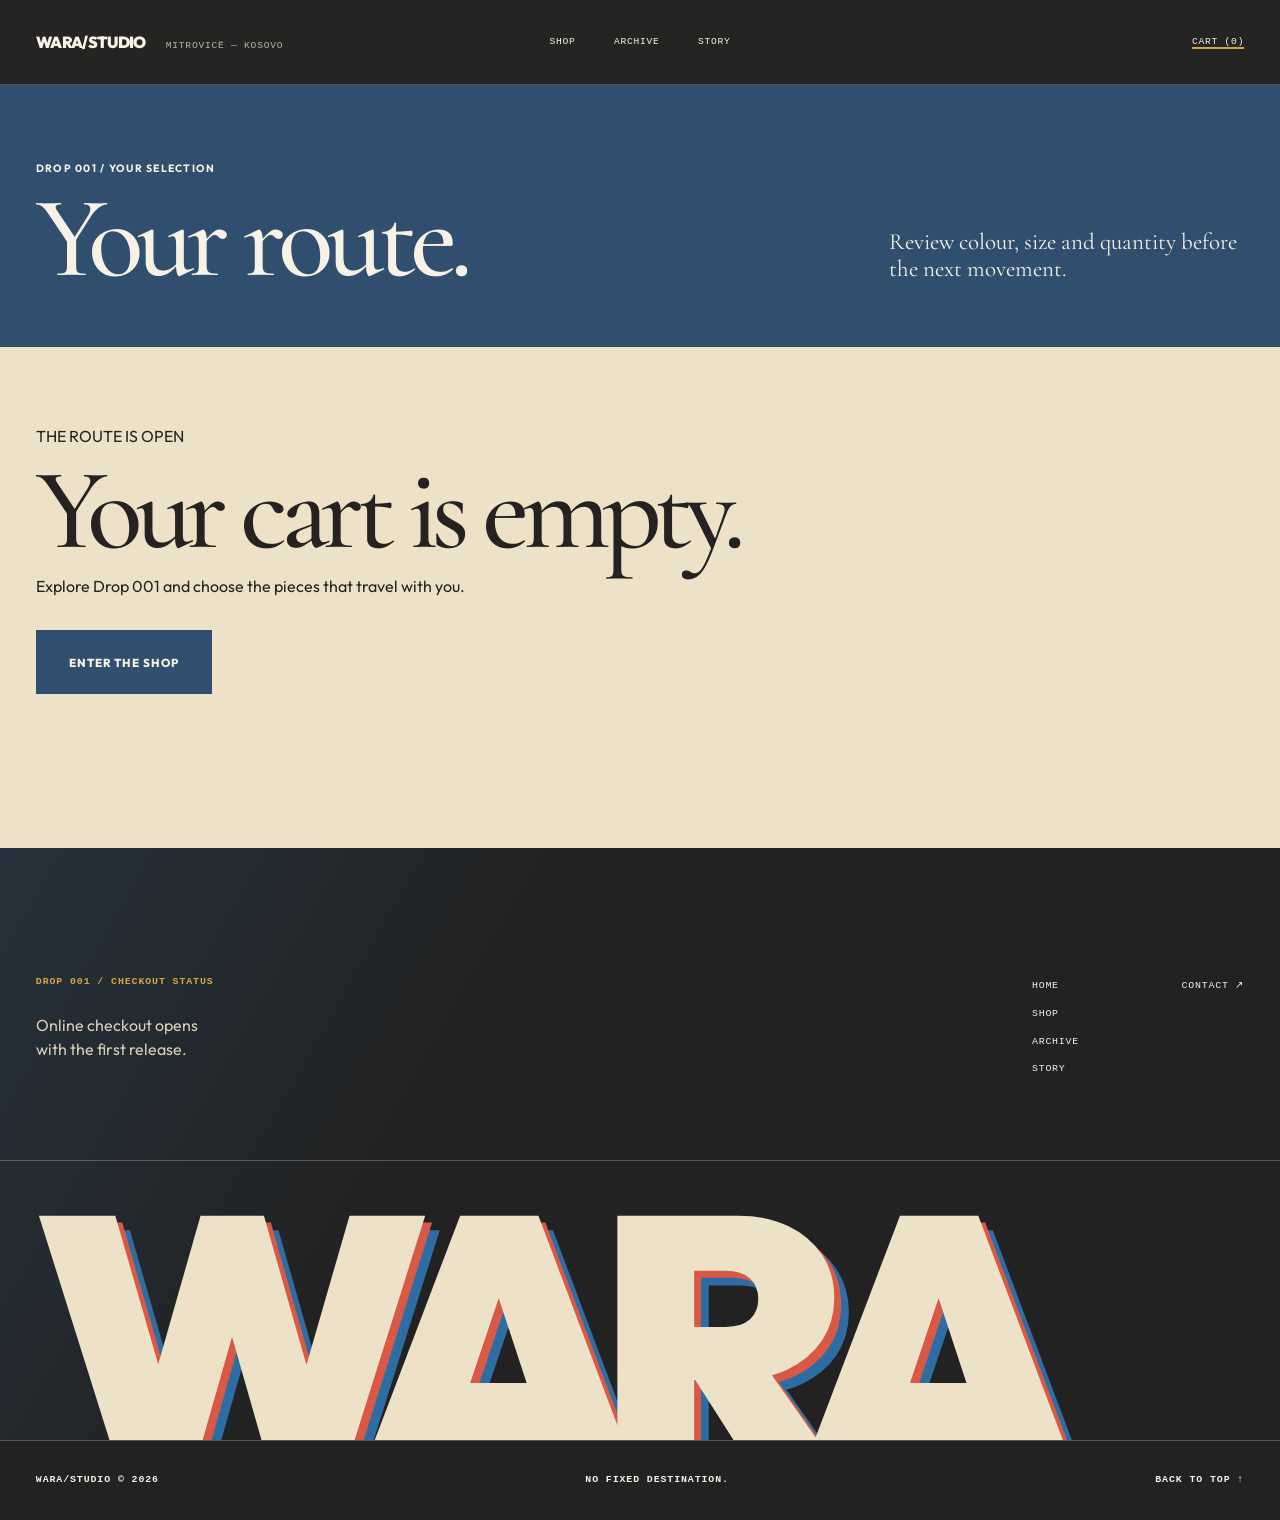
<file: cart.html>
<!doctype html>
<html lang="en">
  <head>
    <meta charset="utf-8">
    <meta name="viewport" content="width=device-width, initial-scale=1">
    <meta name="theme-color" content="#304f6e">
    <meta name="description" content="WARA STUDIO cart — review selected Drop 001 garments and objects.">
    <title>Cart — WARA STUDIO</title>
    <link rel="icon" href="data:image/svg+xml,%3Csvg xmlns='http://www.w3.org/2000/svg' viewBox='0 0 64 64'%3E%3Crect width='64' height='64' fill='%23222222'/%3E%3Cpath d='M8 14h9l5 25 6-25h8l6 25 5-25h9L47 51h-9l-6-22-6 22h-9z' fill='%23f7f1e6'/%3E%3C/svg%3E">
    <link rel="preconnect" href="https://images.unsplash.com">
    <link rel="preconnect" href="https://fonts.googleapis.com">
    <link rel="preconnect" href="https://fonts.gstatic.com" crossorigin>
    <link href="https://fonts.googleapis.com/css2?family=Cormorant+Garamond:ital,wght@0,500;0,600;1,500&amp;family=Outfit:wght@400;500;600;700;800;900&amp;display=swap" rel="stylesheet">
    <link rel="stylesheet" href="styles.css?v=20260808-live-shop-v4">
    <script>document.documentElement.classList.add('js');</script>
  </head>
  <body class="inner-page cart-page" data-page="cart">
    <a class="skip-link" href="#main-content">Skip to content</a>
    <div class="cursor" data-cursor aria-hidden="true"><span>VIEW</span></div>

    <header class="site-header site-header--solid" data-header>
      <div class="site-header__inner shell">
        <a class="brand" href="index.html" aria-label="WARA STUDIO home"><span class="brand__name">WARA/STUDIO</span><span class="brand__origin">MITROVICË — KOSOVO</span></a>
        <nav class="desktop-nav" aria-label="Primary navigation"><a href="shop.html" data-nav-page="shop">SHOP</a><a href="archive.html" data-nav-page="archive">ARCHIVE</a><a href="story.html" data-nav-page="story">STORY</a></nav>
        <div class="header-actions">
          <a class="header-archive" href="cart.html" data-nav-page="cart">CART (<span data-cart-count>0</span>)</a>
          <button class="menu-toggle" type="button" aria-expanded="false" aria-controls="mobile-menu" data-menu-toggle><span class="sr-only">Open menu</span><span></span><span></span></button>
        </div>
      </div>
      <div class="mobile-menu" id="mobile-menu" data-mobile-menu hidden>
        <nav aria-label="Mobile navigation"><a href="shop.html" data-nav-page="shop">SHOP</a><a href="archive.html" data-nav-page="archive">ARCHIVE</a><a href="story.html" data-nav-page="story">STORY</a><a href="cart.html" data-nav-page="cart">CART (<span data-cart-count>0</span>)</a></nav>
        <div class="mobile-menu__meta technical-row"><span>MTV — 2026</span><span>NO FIXED DESTINATION.</span></div>
      </div>
    </header>

    <main id="main-content" class="page" tabindex="-1">
      <section class="cart-intro">
        <div class="shell cart-intro__inner">
          <div>
            <p>DROP 001 / YOUR SELECTION</p>
            <h1>Your route.</h1>
          </div>
          <p>Review colour, size and quantity before the next movement.</p>
        </div>
      </section>
      <section class="cart-section shell" data-cart-page aria-live="polite"><p class="product-loading">Loading your cart…</p></section>
    </main>

    <footer class="site-footer">
      <div class="site-footer__top shell">
        <div><p class="kicker">DROP 001 / CHECKOUT STATUS</p><p>Online checkout opens<br>with the first release.</p></div>
        <nav aria-label="Footer navigation"><a href="index.html">HOME</a><a href="shop.html">SHOP</a><a href="archive.html">ARCHIVE</a><a href="story.html">STORY</a></nav>
        <div class="site-footer__social"><a href="index.html#newsletter">CONTACT ↗</a></div>
      </div>
      <div class="site-footer__word shell" aria-label="WARA STUDIO">WARA</div>
      <div class="site-footer__bottom shell technical-row"><span>WARA/STUDIO © 2026</span><span>NO FIXED DESTINATION.</span><a href="#main-content">BACK TO TOP ↑</a></div>
    </footer>

    <script src="vendor/gsap.min.js?v=20260808-live-shop-v4"></script>
    <script src="vendor/ScrollTrigger.min.js?v=20260808-live-shop-v4"></script>
    <script src="catalog.js?v=20260808-live-shop-v4"></script>
    <script src="app.js?v=20260808-live-shop-v4"></script>
    <script src="commerce.js?v=20260808-live-shop-v4"></script>
  </body>
</html>
</file>
<file: styles.css>
:root {
  color-scheme: dark;
  --sail-cream: #ede2c8;
  --sun-red: #d85a46;
  --ocean-blue: #2d6da3;
  --mustard: #d7a544;
  --sea-teal: #4b8b84;
  --ink: #222222;
  --ink-soft: #2c2c2c;
  --paper: #ede2c8;
  --weathered-white: #f7f1e6;
  --paper-muted: #d8ceb8;
  --red: #d85a46;
  --line-light: rgba(247, 241, 230, 0.32);
  --line-dark: rgba(34, 34, 34, 0.24);
  --display: "Outfit", "Arial Narrow", "Helvetica Neue Condensed", sans-serif;
  --sans: "Outfit", "Helvetica Neue", Arial, sans-serif;
  --mono: "SFMono-Regular", Consolas, "Liberation Mono", monospace;
  --gutter: clamp(1rem, 2.8vw, 3.5rem);
  --max: 108rem;
  --header: 5.25rem;
  --fast: 180ms;
  --base: 420ms;
  --slow: 900ms;
  --ease: cubic-bezier(0.22, 1, 0.36, 1);
  --ease-in-out: cubic-bezier(0.76, 0, 0.24, 1);
}

*,
*::before,
*::after {
  box-sizing: border-box;
}

html {
  background: var(--ink);
  scroll-behavior: smooth;
  -webkit-text-size-adjust: 100%;
}

body {
  min-width: 20rem;
  margin: 0;
  overflow-x: hidden;
  background: var(--ink);
  color: var(--paper);
  font-family: var(--sans);
  font-size: 1rem;
  line-height: 1.5;
  text-rendering: optimizeLegibility;
  -webkit-font-smoothing: antialiased;
}

body.is-loading,
body.menu-open {
  overflow: hidden;
}

body,
button,
input {
  font-family: var(--sans);
}

button,
input {
  font: inherit;
}

button,
a {
  -webkit-tap-highlight-color: transparent;
}

a {
  color: inherit;
  text-decoration: none;
}

img,
svg,
video {
  display: block;
  max-width: 100%;
}

img {
  color: transparent;
}

figure,
h1,
h2,
p {
  margin-top: 0;
}

button {
  color: inherit;
}

.page {
  width: 100%;
  max-width: 100%;
  overflow-x: clip;
}

.shell {
  width: min(100%, calc(var(--max) + (var(--gutter) * 2)));
  margin-inline: auto;
  padding-inline: var(--gutter);
}

.max-w-editorial {
  width: 100%;
  max-width: 96rem;
}

.sr-only {
  position: absolute !important;
  width: 1px !important;
  height: 1px !important;
  padding: 0 !important;
  margin: -1px !important;
  overflow: hidden !important;
  clip: rect(0, 0, 0, 0) !important;
  white-space: nowrap !important;
  border: 0 !important;
}

.skip-link {
  position: fixed;
  z-index: 10000;
  top: 0.75rem;
  left: 0.75rem;
  padding: 0.7rem 0.9rem;
  transform: translateY(-160%);
  background: var(--paper);
  color: var(--ink);
  font-family: var(--mono);
  font-size: 0.68rem;
  letter-spacing: 0.08em;
  transition: transform var(--fast) ease;
}

.skip-link:focus {
  transform: translateY(0);
}

:focus-visible {
  outline: 2px solid var(--red);
  outline-offset: 4px;
}

.technical-row,
.kicker,
.image-label {
  font-family: var(--mono);
  font-size: 0.62rem;
  font-weight: 600;
  letter-spacing: 0.09em;
  line-height: 1.3;
  text-transform: uppercase;
}

.kicker {
  margin-bottom: 1.5rem;
}

.button {
  display: inline-flex;
  min-height: 3.5rem;
  align-items: center;
  justify-content: space-between;
  gap: 3rem;
  padding: 1rem 1.1rem;
  border: 1px solid currentColor;
  font-family: var(--mono);
  font-size: 0.65rem;
  font-weight: 700;
  letter-spacing: 0.08em;
  line-height: 1;
  text-transform: uppercase;
  transition:
    background-color var(--base) var(--ease),
    color var(--base) var(--ease),
    transform var(--base) var(--ease);
}

.button:hover {
  transform: translateY(-0.2rem);
}

.button--light {
  background: var(--paper);
  color: var(--ink);
}

.button--light:hover {
  background: transparent;
  color: var(--paper);
}

.chapter {
  position: relative;
  padding-block: clamp(8rem, 14vw, 15rem);
}

.chapter--paper {
  background: var(--paper);
  color: var(--ink);
}

.chapter--ink {
  background: var(--ink);
  color: var(--paper);
}

.chapter--red {
  background: var(--red);
  color: var(--paper);
}

.grain {
  pointer-events: none;
  background-image: url("data:image/svg+xml,%3Csvg viewBox='0 0 180 180' xmlns='http://www.w3.org/2000/svg'%3E%3Cfilter id='n'%3E%3CfeTurbulence type='fractalNoise' baseFrequency='.85' numOctaves='3' stitchTiles='stitch'/%3E%3C/filter%3E%3Crect width='100%25' height='100%25' filter='url(%23n)' opacity='.7'/%3E%3C/svg%3E");
  animation: grain-shift 0.25s steps(2) infinite;
}

.image-label {
  position: absolute;
  z-index: 3;
  right: 0.75rem;
  bottom: 0.75rem;
  padding: 0.4rem 0.5rem;
  background: var(--ink);
  color: var(--paper);
  font-size: 0.54rem;
}

.image-label--dark {
  background: var(--paper);
  color: var(--ink);
}

/* Loader */

.loader {
  position: fixed;
  z-index: 1000;
  inset: 0;
  overflow: hidden;
  background: var(--ink);
  color: var(--paper);
  clip-path: inset(0);
  will-change: clip-path, transform;
}

.loader[hidden] {
  display: none;
}

.loader__grain {
  position: absolute;
  inset: -30%;
  opacity: 0.16;
  background-image: url("data:image/svg+xml,%3Csvg viewBox='0 0 180 180' xmlns='http://www.w3.org/2000/svg'%3E%3Cfilter id='n'%3E%3CfeTurbulence type='fractalNoise' baseFrequency='.86' numOctaves='3' stitchTiles='stitch'/%3E%3C/filter%3E%3Crect width='100%25' height='100%25' filter='url(%23n)' opacity='.75'/%3E%3C/svg%3E");
  animation: grain-shift 0.25s steps(2) infinite;
}

.loader__frame {
  position: relative;
  z-index: 1;
  display: grid;
  height: 100%;
  padding: var(--gutter);
  grid-template-rows: auto 1fr auto;
}

.loader__top,
.loader__bottom {
  display: flex;
  justify-content: space-between;
  gap: 1rem;
}

.loader__word {
  position: relative;
  display: flex;
  align-items: center;
  justify-content: center;
  overflow: hidden;
  font-family: var(--display);
  font-size: clamp(8rem, 29vw, 34rem);
  font-weight: 900;
  letter-spacing: -0.13em;
  line-height: 0.7;
}

.loader__word > span {
  position: relative;
  isolation: isolate;
  display: block;
  will-change: transform, opacity;
}

.loader__word > span::before,
.loader__word > span::after {
  position: absolute;
  z-index: -1;
  inset: 0;
  content: attr(data-letter);
  opacity: var(--loader-print-opacity, 0.26);
  transform: translate3d(var(--loader-print-x, 0.025em), var(--loader-print-y, 0.018em), 0);
  pointer-events: none;
}

.loader__word > span::after {
  opacity: calc(var(--loader-print-opacity, 0.26) * 0.72);
  transform: translate3d(calc(var(--loader-print-x, 0.025em) * -0.72), calc(var(--loader-print-y, 0.018em) * -0.72), 0);
}

.loader__word > span:nth-child(1)::before,
.loader__word > span:nth-child(4)::after {
  color: var(--ocean-blue);
}

.loader__word > span:nth-child(1)::after,
.loader__word > span:nth-child(3)::before {
  color: var(--sun-red);
}

.loader__word > span:nth-child(2)::before,
.loader__word > span:nth-child(4)::before {
  color: var(--mustard);
}

.loader__word > span:nth-child(2)::after,
.loader__word > span:nth-child(3)::after {
  color: var(--sea-teal);
}

.loader__tear {
  position: absolute;
  z-index: 4;
  top: calc(50% - 1.125rem);
  left: -4vw;
  width: 108vw;
  height: 2.25rem;
  opacity: 0;
  pointer-events: none;
  transform: translate3d(-105%, 0, 0);
  will-change: transform, opacity;
}

.loader__tear svg {
  width: 100%;
  height: 100%;
  overflow: visible;
}

.loader__tear path {
  fill: none;
  stroke: var(--weathered-white);
  stroke-width: 7;
  stroke-linecap: square;
  stroke-linejoin: bevel;
  vector-effect: non-scaling-stroke;
  filter: drop-shadow(0 2px 0 rgba(34, 34, 34, 0.68));
}

@media (min-width: 821px) {
  .loader__word {
    display: grid;
    width: 100%;
    padding-block: 0.08em;
    grid-template-columns: repeat(4, minmax(0, 1fr));
    align-items: center;
    justify-items: center;
    overflow: hidden;
    font-size: clamp(9rem, min(20vw, 40vh), 28rem);
    letter-spacing: -0.08em;
    line-height: 0.88;
  }

  .loader__word > span {
    display: grid;
    width: 100%;
    place-items: center;
  }

  html.js:not(.wara-loader-gsap) body.is-loading .loader__paper-panel {
    transform: scaleY(0);
  }

  html.js:not(.wara-loader-gsap) body.is-loading .loader__paper-panel:nth-child(odd) {
    transform-origin: top;
  }

  html.js:not(.wara-loader-gsap) body.is-loading .loader__paper-panel:nth-child(even) {
    transform-origin: bottom;
  }

  html.js:not(.wara-loader-gsap) body.is-loading .loader__word > span {
    opacity: 0;
    transform: translateY(125%);
  }

  html.js:not(.wara-loader-gsap) body.is-loading .loader__top span,
  html.js:not(.wara-loader-gsap) body.is-loading .loader__bottom span {
    opacity: 0;
    transform: translateY(1rem);
  }

  html.js:not(.wara-loader-gsap) body.is-loading .loader__sun,
  html.js:not(.wara-loader-gsap) body.is-loading .loader__route-dot {
    opacity: 0;
    transform: scale(0.45);
  }
}

.loader--fallback .loader__paper-panel {
  animation: loader-fallback-panel-in 0.62s var(--ease) forwards;
}

.loader--fallback .loader__paper-panel:nth-child(2) {
  animation-delay: 0.06s;
}

.loader--fallback .loader__paper-panel:nth-child(3) {
  animation-delay: 0.12s;
}

.loader--fallback .loader__paper-panel:nth-child(4) {
  animation-delay: 0.18s;
}

.loader--fallback .loader__word > span {
  animation: loader-fallback-word-in 0.58s var(--ease) forwards;
}

.loader--fallback .loader__word > span:nth-child(2) {
  animation-delay: 0.05s;
}

.loader--fallback .loader__word > span:nth-child(3) {
  animation-delay: 0.1s;
}

.loader--fallback .loader__word > span:nth-child(4) {
  animation-delay: 0.15s;
}

.loader--fallback .loader__top span,
.loader--fallback .loader__bottom span,
.loader--fallback .loader__sun,
.loader--fallback .loader__route-dot {
  animation: loader-fallback-fade-in 0.46s ease-out 0.12s forwards;
}

.loader--fallback [data-loader-route] {
  animation: loader-fallback-route 0.95s ease-in-out 0.08s forwards;
}

.loader--fallback [data-loader-line] {
  animation: loader-fallback-progress 0.95s linear forwards;
}

.loader--fallback [data-loader-tear] {
  animation: loader-fallback-tear 0.44s var(--ease-in-out) 0.9s forwards;
}

.loader--fallback-out .loader__paper-panel:nth-child(odd) {
  animation: loader-fallback-panel-up 0.44s var(--ease-in-out) forwards;
}

.loader--fallback-out .loader__paper-panel:nth-child(even) {
  animation: loader-fallback-panel-down 0.44s var(--ease-in-out) forwards;
}

.loader--fallback-out .loader__word,
.loader--fallback-out .loader__top,
.loader--fallback-out .loader__bottom,
.loader--fallback-out .loader__route-map,
.loader--fallback-out .loader__sun {
  animation: loader-fallback-fade-out 0.24s ease-in forwards;
}

.loader--reduced .loader__paper-panel,
.loader--reduced .loader__word > span,
.loader--reduced .loader__top span,
.loader--reduced .loader__bottom span,
.loader--reduced .loader__sun,
.loader--reduced .loader__route-dot {
  opacity: 1 !important;
  transform: none !important;
}

@keyframes loader-fallback-panel-in {
  to { transform: scaleY(1); }
}

@keyframes loader-fallback-word-in {
  to { opacity: 1; transform: translateY(0); }
}

@keyframes loader-fallback-fade-in {
  to { opacity: 1; transform: translateY(0) scale(1); }
}

@keyframes loader-fallback-route {
  to { stroke-dashoffset: 0; }
}

@keyframes loader-fallback-progress {
  to { transform: scaleX(1); }
}

@keyframes loader-fallback-tear {
  0% { opacity: 0; transform: translate3d(-105%, 0, 0); }
  12%, 88% { opacity: 1; }
  100% { opacity: 0; transform: translate3d(105%, 0, 0); }
}

@keyframes loader-fallback-panel-up {
  to { transform: translateY(-105%); }
}

@keyframes loader-fallback-panel-down {
  to { transform: translateY(105%); }
}

@keyframes loader-fallback-fade-out {
  to { opacity: 0; }
}

.loader__location-desktop,
.loader__route-map,
.loader__sun {
  display: none;
}

.loader__line {
  position: absolute;
  right: 0;
  bottom: 0;
  left: 0;
  height: 2px;
  background: var(--red);
  transform: scaleX(0);
  transform-origin: left;
}

/* Cursor */

.cursor {
  position: fixed;
  z-index: 999;
  top: 0;
  left: 0;
  display: grid;
  width: 0.7rem;
  height: 0.7rem;
  place-items: center;
  border: 1px solid var(--paper);
  border-radius: 50%;
  opacity: 0;
  pointer-events: none;
  transform: translate3d(-100px, -100px, 0);
  mix-blend-mode: difference;
  transition:
    width var(--base) var(--ease),
    height var(--base) var(--ease),
    opacity var(--fast) ease,
    background-color var(--base) ease;
}

.cursor span {
  opacity: 0;
  font-family: var(--mono);
  font-size: 0.52rem;
  letter-spacing: 0.08em;
  transition: opacity var(--fast) ease;
}

.cursor.is-visible {
  opacity: 1;
}

.cursor.is-active {
  width: 4.25rem;
  height: 4.25rem;
  background: rgba(247, 241, 230, 0.14);
}

.cursor.is-active span {
  opacity: 1;
}

/* Header */

.site-header {
  position: fixed;
  z-index: 100;
  top: 0;
  right: 0;
  left: 0;
  min-height: var(--header);
  border-bottom: 1px solid transparent;
  background: linear-gradient(to bottom, rgba(34, 34, 34, 0.62), transparent);
  color: var(--paper);
  transition:
    background-color var(--base) ease,
    border-color var(--base) ease;
}

.site-header.is-scrolled,
.site-header.is-open {
  border-color: var(--line-light);
  background: var(--ink);
}

.site-header__inner {
  display: grid;
  min-height: var(--header);
  grid-template-columns: minmax(14rem, 1fr) auto minmax(14rem, 1fr);
  align-items: center;
  gap: 2rem;
}

.brand {
  display: inline-flex;
  width: fit-content;
  align-items: baseline;
  gap: 1.25rem;
}

.brand__name {
  font-family: var(--display);
  font-size: 1rem;
  font-weight: 900;
  letter-spacing: -0.04em;
}

.brand__origin,
.desktop-nav,
.header-archive {
  font-family: var(--mono);
  font-size: 0.6rem;
  letter-spacing: 0.08em;
  text-transform: uppercase;
}

.brand__origin {
  color: var(--paper-muted);
}

.desktop-nav {
  display: flex;
  justify-content: center;
  gap: clamp(1.5rem, 3vw, 3.5rem);
}

.desktop-nav a,
.header-archive {
  position: relative;
  padding-block: 0.4rem;
}

.desktop-nav a::after,
.header-archive::after {
  position: absolute;
  right: 0;
  bottom: 0;
  left: 0;
  height: 2px;
  content: "";
  background: var(--sun-red);
  transform: scaleX(0);
  transform-origin: right;
  transition: transform var(--base) var(--ease);
}

.desktop-nav a:hover::after,
.header-archive:hover::after,
.desktop-nav a:focus-visible::after,
.header-archive:focus-visible::after {
  transform: scaleX(1);
  transform-origin: left;
}

.header-actions {
  display: flex;
  align-items: center;
  justify-self: end;
  gap: 1.5rem;
}

.menu-toggle {
  display: none;
  width: 2.75rem;
  height: 2.75rem;
  padding: 0.65rem 0;
  border: 0;
  background: transparent;
  cursor: pointer;
}

.menu-toggle > span:not(.sr-only) {
  display: block;
  width: 100%;
  height: 1px;
  margin-block: 0.38rem;
  background: currentColor;
  transition: transform var(--base) var(--ease);
}

.menu-toggle[aria-expanded="true"] > span:nth-child(2) {
  transform: translateY(0.22rem) rotate(45deg);
}

.menu-toggle[aria-expanded="true"] > span:nth-child(3) {
  transform: translateY(-0.22rem) rotate(-45deg);
}

.mobile-menu {
  position: fixed;
  inset: var(--header) 0 0;
  padding: var(--gutter);
  overflow: hidden;
  background: var(--ocean-blue);
  color: var(--weathered-white);
}

.mobile-menu::before {
  position: absolute;
  right: -12%;
  bottom: 13%;
  width: 72%;
  height: clamp(2rem, 10vw, 4.5rem);
  background: var(--sun-red);
  clip-path: polygon(0 18%, 17% 3%, 37% 26%, 58% 6%, 78% 31%, 100% 8%, 96% 78%, 73% 93%, 52% 69%, 31% 96%, 11% 72%, 0 86%);
  content: "";
  opacity: 0.82;
  pointer-events: none;
}

.mobile-menu[hidden] {
  display: none;
}

.mobile-menu nav {
  position: relative;
  z-index: 1;
  display: flex;
  height: calc(100% - 4rem);
  justify-content: center;
  flex-direction: column;
}

.mobile-menu nav a {
  font-family: var(--display);
  font-size: clamp(4rem, 17vw, 8rem);
  font-weight: 900;
  letter-spacing: -0.075em;
  line-height: 0.85;
}

.mobile-menu:not([hidden]) nav a {
  animation: mobile-menu-link-in 560ms var(--ease) both;
}

.mobile-menu:not([hidden]) nav a:nth-child(2) { animation-delay: 45ms; }
.mobile-menu:not([hidden]) nav a:nth-child(3) { animation-delay: 90ms; }
.mobile-menu:not([hidden]) nav a:nth-child(4) { animation-delay: 135ms; }

@keyframes mobile-menu-link-in {
  from { opacity: 0; transform: translateY(42%); }
  to { opacity: 1; transform: translateY(0); }
}

.mobile-menu__meta {
  position: relative;
  z-index: 1;
  display: flex;
  justify-content: space-between;
  gap: 2rem;
}

/* Hero */

.hero {
  position: relative;
  isolation: isolate;
  min-height: 100svh;
  overflow: hidden;
  background: var(--ink);
}

.hero__media {
  position: absolute;
  z-index: -3;
  top: 0;
  right: 0;
  width: 48%;
  height: 100%;
  overflow: hidden;
}

.hero__media img {
  width: 100%;
  height: 112%;
  object-fit: cover;
  filter: grayscale(1) contrast(1.16) brightness(0.68);
}

.hero__wash {
  position: absolute;
  z-index: -2;
  inset: 0;
  background:
    linear-gradient(90deg, var(--ink) 0 42%, rgba(34, 34, 34, 0.54) 67%, rgba(34, 34, 34, 0.16)),
    linear-gradient(to top, rgba(34, 34, 34, 0.62), transparent 40%);
}

.hero__grain {
  position: absolute;
  z-index: -1;
  inset: -20%;
  opacity: 0.12;
}

.hero__inner {
  display: grid;
  min-height: 100svh;
  padding-top: calc(var(--header) + 1.5rem);
  padding-bottom: 1.25rem;
  grid-template-rows: auto 1fr auto;
}

.hero__meta,
.hero__footer {
  display: flex;
  align-items: center;
  justify-content: space-between;
  gap: 2rem;
}

.hero__composition {
  display: grid;
  align-content: center;
  padding-block: clamp(4rem, 9vh, 8rem);
}

.hero__drop {
  position: relative;
  margin-bottom: 1.5rem;
  padding-left: 3rem;
  color: var(--paper-muted);
  font-family: var(--mono);
  font-size: 0.62rem;
  letter-spacing: 0.09em;
  text-transform: uppercase;
}

.hero__drop::before {
  position: absolute;
  top: 50%;
  left: 0;
  width: 2.25rem;
  height: 1px;
  content: "";
  background: var(--red);
}

.hero__title {
  display: flex;
  align-items: end;
  flex-wrap: wrap;
  margin: 0;
  font-family: var(--display);
  font-size: clamp(7rem, 17.2vw, 20rem);
  font-weight: 900;
  letter-spacing: -0.105em;
  line-height: 0.68;
  text-transform: uppercase;
}

.hero__word {
  display: inline-flex;
  white-space: nowrap;
}

.hero__word > span {
  display: inline-block;
  will-change: transform;
}

.hero__studio {
  margin: 0 0 0.25em 0.8rem;
  font-size: 0.19em;
  letter-spacing: -0.04em;
  line-height: 1;
}

.hero__statement {
  display: flex;
  width: min(100%, 48rem);
  align-items: end;
  justify-content: space-between;
  gap: 3rem;
  margin-top: clamp(2rem, 5vh, 4rem);
  margin-left: auto;
}

.hero__statement p {
  margin: 0;
  font-family: var(--display);
  font-size: clamp(2.4rem, 4vw, 4.6rem);
  font-weight: 800;
  letter-spacing: -0.06em;
  line-height: 0.86;
}

.scroll-cue {
  display: inline-flex;
  align-items: center;
  gap: 0.75rem;
}

.scroll-cue i {
  display: block;
  width: 2.5rem;
  height: 1px;
  background: var(--line-light);
}

/* Marquee */

.marquee {
  position: relative;
  z-index: 2;
  overflow: hidden;
  border-top: 1px solid var(--line-light);
  border-bottom: 1px solid var(--line-light);
  background: var(--red);
  color: var(--paper);
}

.marquee__track {
  display: flex;
  width: max-content;
  align-items: center;
  gap: 2.2rem;
  padding-block: 1rem;
  animation: marquee-move 28s linear infinite;
  font-family: var(--display);
  font-size: clamp(1.4rem, 2.2vw, 2.4rem);
  font-weight: 800;
  letter-spacing: -0.035em;
  line-height: 1;
  text-transform: uppercase;
}

.marquee__track i {
  width: 0.45rem;
  height: 0.45rem;
  flex: 0 0 auto;
  background: currentColor;
  transform: rotate(45deg);
}

/* Drop intro */

.chapter-heading {
  display: grid;
  grid-template-columns: minmax(14rem, 0.55fr) minmax(0, 1.45fr);
  gap: clamp(3rem, 7vw, 8rem);
  align-items: start;
  margin-bottom: clamp(5rem, 10vw, 10rem);
}

.chapter-heading h2,
.products__header h2,
.editorial__copy h2,
.lookbook__intro h2,
.horizontal-gallery__header h2,
.newsletter__heading h2 {
  margin: 0;
  font-family: var(--display);
  font-weight: 800;
  letter-spacing: -0.07em;
  text-transform: uppercase;
}

.chapter-heading h2 {
  max-width: 16ch;
  font-size: clamp(4rem, 8vw, 9rem);
  line-height: 0.88;
}

.drop-intro__body {
  display: grid;
  grid-template-columns: minmax(0, 0.85fr) minmax(22rem, 1.15fr);
  gap: clamp(3rem, 9vw, 11rem);
  align-items: end;
}

.drop-intro__image {
  position: relative;
  height: min(72vw, 56rem);
  overflow: hidden;
  background: #d7d1c6;
}

.drop-intro__image img {
  width: 100%;
  height: 100%;
  object-fit: cover;
  filter: grayscale(1) contrast(1.12);
}

.drop-intro__copy {
  padding-bottom: clamp(1rem, 5vw, 5rem);
}

.drop-intro__lead {
  max-width: 25ch;
  margin-bottom: 4rem;
  font-size: clamp(2rem, 3.6vw, 4rem);
  font-weight: 500;
  letter-spacing: -0.045em;
  line-height: 1.04;
}

.drop-intro__details {
  display: grid;
  margin-bottom: 3rem;
  padding-block: 1rem;
  border-top: 1px solid var(--line-dark);
  border-bottom: 1px solid var(--line-dark);
  grid-template-columns: 0.6fr 1.2fr 0.6fr;
  gap: 1rem;
}

.drop-intro__details span:last-child {
  text-align: right;
}

.text-link {
  display: inline-flex;
  align-items: center;
  justify-content: space-between;
  gap: 3rem;
  padding-bottom: 0.4rem;
  border-bottom: 1px solid currentColor;
  font-family: var(--mono);
  font-size: 0.65rem;
  letter-spacing: 0.08em;
  text-transform: uppercase;
}

/* Product grid */

.products {
  padding-top: 0;
}

.products__header {
  display: grid;
  grid-template-columns: minmax(0, 1.35fr) minmax(18rem, 0.65fr);
  gap: 4rem;
  align-items: end;
  margin-bottom: 4rem;
}

.products__header h2 {
  max-width: 13ch;
  font-size: clamp(4rem, 7vw, 8rem);
  line-height: 0.84;
}

.products__header > p {
  max-width: 32rem;
  margin: 0;
  color: rgba(34, 34, 34, 0.68);
  font-size: 0.86rem;
  line-height: 1.65;
}

.product-grid {
  display: grid;
  grid-auto-flow: dense;
  grid-template-columns: repeat(12, minmax(0, 1fr));
  grid-template-rows: repeat(2, minmax(18rem, 31vw));
  gap: 1px;
  overflow: hidden;
  border: 1px solid var(--ink);
  background: var(--ink);
}

.product-card {
  position: relative;
  min-width: 0;
  overflow: hidden;
  background: var(--paper);
}

.product-card--hero {
  grid-column: span 6;
  grid-row: span 2;
}

.product-card--wide {
  grid-column: span 6;
  grid-row: span 1;
}

.product-card--small {
  grid-column: span 3;
  grid-row: span 1;
}

.product-card > a {
  display: grid;
  height: 100%;
  grid-template-rows: minmax(0, 1fr) auto;
}

.product-card__media {
  position: relative;
  min-height: 0;
  overflow: hidden;
  background: #d7d1c6;
}

.product-card__media img {
  width: 100%;
  height: 100%;
  object-fit: cover;
  filter: grayscale(1) contrast(1.08);
  transition:
    opacity var(--slow) var(--ease),
    transform 1200ms var(--ease);
}

.product-card__alt {
  position: absolute;
  inset: 0;
  opacity: 0;
  clip-path: inset(100% 0 0 0);
  transition:
    clip-path 850ms var(--ease-in-out),
    opacity 280ms ease-out,
    transform 1200ms var(--ease);
  will-change: clip-path, transform;
}

.product-card:hover .product-card__media img {
  transform: scale(1.045);
}

.product-card:hover .product-card__alt,
.product-card:focus-within .product-card__alt {
  opacity: 1;
  clip-path: inset(0 0 0 0);
}

.product-card__info {
  display: flex;
  min-height: 5.5rem;
  align-items: start;
  justify-content: space-between;
  gap: 1rem;
  padding: 1rem;
  color: var(--ink);
  font-family: var(--mono);
  font-size: 0.64rem;
  letter-spacing: 0.04em;
  text-transform: uppercase;
}

.product-card__info > div {
  display: flex;
  flex-direction: column;
  gap: 0.35rem;
}

.product-card__info small {
  color: rgba(34, 34, 34, 0.58);
  font-size: 0.56rem;
}

/* Editorial */

.editorial {
  min-height: 110rem;
}

.editorial__grid {
  position: relative;
  display: grid;
  min-height: 88rem;
  grid-template-columns: repeat(12, minmax(0, 1fr));
  grid-template-rows: auto 1fr auto;
}

.editorial__copy {
  position: relative;
  z-index: 3;
  grid-column: 1 / span 5;
  grid-row: 1;
}

.editorial__copy h2 {
  max-width: 9ch;
  margin-bottom: 2.5rem;
  font-size: clamp(4.5rem, 8vw, 9rem);
  line-height: 0.82;
}

.editorial__copy > p:not(.kicker) {
  max-width: 33rem;
  color: var(--paper-muted);
  font-size: 1.1rem;
  line-height: 1.8;
}

.editorial__coordinates {
  display: flex;
  max-width: 26rem;
  justify-content: space-between;
  gap: 2rem;
  margin-top: 3rem;
  padding-top: 1rem;
  border-top: 1px solid var(--line-light);
}

.editorial__image {
  position: absolute;
  overflow: hidden;
  margin: 0;
}

.editorial__image img {
  width: 100%;
  height: 112%;
  object-fit: cover;
  filter: grayscale(1) contrast(1.18) brightness(0.82);
}

.editorial__image--primary {
  top: 3rem;
  right: var(--gutter);
  width: min(48vw, 52rem);
  height: 64rem;
}

.editorial__image--secondary {
  bottom: 0;
  left: 22%;
  width: min(30vw, 30rem);
  height: 40rem;
}

.editorial__vertical {
  position: absolute;
  right: 0;
  bottom: 6rem;
  margin: 0;
  font-family: var(--mono);
  font-size: 0.58rem;
  letter-spacing: 0.12em;
  writing-mode: vertical-rl;
}

/* Lookbook */

.lookbook {
  padding-top: 0;
}

.lookbook__intro {
  display: grid;
  margin-bottom: 7rem;
  grid-template-columns: 1fr 1fr;
  gap: 4rem;
  align-items: end;
}

.lookbook__intro .kicker {
  grid-column: 1 / -1;
}

.lookbook__intro h2 {
  font-size: clamp(5rem, 10vw, 12rem);
  line-height: 0.76;
}

.lookbook__intro > p:last-child {
  max-width: 24rem;
  justify-self: end;
  margin: 0;
  color: var(--paper-muted);
}

.lookbook__stage {
  display: grid;
  grid-template-columns: minmax(12rem, 0.4fr) minmax(0, 1.6fr);
  gap: clamp(3rem, 8vw, 9rem);
  align-items: start;
}

.lookbook__rail {
  position: sticky;
  top: calc(var(--header) + 2rem);
  display: flex;
  height: calc(100svh - var(--header) - 4rem);
  flex-direction: column;
  justify-content: space-between;
  padding-block: 1rem;
  border-top: 1px solid var(--line-light);
  border-bottom: 1px solid var(--line-light);
}

.lookbook__rail > p:last-child {
  margin: 0;
  font-family: var(--display);
  font-size: clamp(1.8rem, 3vw, 3.25rem);
  font-weight: 700;
  letter-spacing: -0.05em;
  line-height: 0.9;
}

.lookbook__rail > div {
  display: grid;
  grid-template-columns: auto 1fr auto;
  align-items: center;
  gap: 0.8rem;
  font-family: var(--mono);
  font-size: 0.65rem;
}

.lookbook__rail i {
  height: 1px;
  background: var(--line-light);
}

.lookbook__cards {
  padding-bottom: 20vh;
}

.lookbook-card {
  position: sticky;
  top: calc(var(--header) + 2rem);
  height: calc(100svh - var(--header) - 4rem);
  margin: 0 0 14vh;
  overflow: hidden;
  background: var(--ink-soft);
  transform-origin: center top;
}

.lookbook-card img {
  width: 100%;
  height: 100%;
  object-fit: cover;
  filter: grayscale(1) contrast(1.15) brightness(0.85);
}

.lookbook-card__wash {
  position: absolute;
  inset: 0;
  background: linear-gradient(to top, rgba(34, 34, 34, 0.68), transparent 45%);
}

.lookbook-card__meta {
  position: absolute;
  right: 1.25rem;
  bottom: 1.25rem;
  left: 1.25rem;
  display: flex;
  justify-content: space-between;
  gap: 2rem;
}

/* Horizontal gallery */

.horizontal-gallery {
  padding-bottom: 0;
}

.horizontal-gallery__header {
  display: grid;
  margin-bottom: 4rem;
  grid-template-columns: 1.5fr 0.5fr;
  gap: 3rem;
  align-items: end;
}

.horizontal-gallery__header h2 {
  max-width: 12ch;
  font-size: clamp(4.5rem, 9vw, 10rem);
  line-height: 0.8;
}

.horizontal-gallery__header > p {
  max-width: 15rem;
  justify-self: end;
  margin: 0;
  color: var(--paper-muted);
  font-family: var(--mono);
  font-size: 0.62rem;
  letter-spacing: 0.08em;
  text-transform: uppercase;
}

.horizontal-gallery__viewport {
  width: 100%;
  overflow: hidden;
}

.horizontal-gallery__track {
  display: flex;
  width: max-content;
  height: min(72svh, 52rem);
  align-items: center;
  gap: 1px;
  padding-inline: var(--gutter) 20vw;
  background: var(--line-light);
}

.horizontal-item {
  position: relative;
  height: 100%;
  flex: 0 0 auto;
  overflow: hidden;
  margin: 0;
  background: var(--ink);
}

.horizontal-item--tall {
  width: min(42vw, 38rem);
}

.horizontal-item--wide {
  width: min(65vw, 64rem);
}

.horizontal-item--small {
  width: min(34vw, 30rem);
}

.horizontal-item img {
  width: 100%;
  height: 100%;
  object-fit: cover;
  filter: grayscale(1) contrast(1.12) brightness(0.82);
  transition: transform 1200ms var(--ease);
}

.horizontal-item:hover img {
  transform: scale(1.04);
}

.horizontal-item figcaption {
  position: absolute;
  right: 1rem;
  bottom: 1rem;
  left: 1rem;
  display: flex;
  justify-content: space-between;
  gap: 2rem;
  font-family: var(--mono);
  font-size: 0.6rem;
  letter-spacing: 0.08em;
}

.horizontal-item--end {
  display: flex;
  width: min(65vw, 64rem);
  justify-content: center;
  flex-direction: column;
  padding: clamp(2rem, 6vw, 6rem);
  background: var(--paper);
  color: var(--ink);
}

.horizontal-item--end p {
  margin-bottom: 4rem;
  font-family: var(--display);
  font-size: clamp(4rem, 7vw, 8rem);
  font-weight: 900;
  letter-spacing: -0.075em;
  line-height: 0.8;
}

.horizontal-item--end span {
  font-family: var(--mono);
  font-size: 0.62rem;
  letter-spacing: 0.08em;
}

@media (min-width: 821px) {
  .horizontal-gallery {
    display: grid;
    min-height: 100svh;
    padding-block: clamp(2rem, 4svh, 4rem);
    grid-template-rows: auto minmax(0, 1fr);
    align-content: start;
    overflow: clip;
  }

  .horizontal-gallery__header {
    margin-bottom: clamp(1.25rem, 2.5svh, 2.5rem);
    grid-template-columns: minmax(0, 1fr) auto;
    gap: clamp(2rem, 5vw, 6rem);
  }

  .horizontal-gallery__header h2 {
    max-width: 11ch;
    font-size: clamp(4rem, 6.5vw, 8rem);
  }

  .horizontal-gallery__viewport {
    display: flex;
    min-height: 0;
    height: 100%;
    align-items: flex-start;
    overflow: hidden;
  }

  .horizontal-gallery__track {
    height: clamp(30rem, 68svh, 62rem);
    max-height: 100%;
    padding-right: clamp(2rem, 6vw, 8rem);
    padding-left: var(--gutter);
    will-change: transform;
  }

  .horizontal-item--tall {
    width: clamp(28rem, 34vw, 52rem);
  }

  .horizontal-item--wide {
    width: clamp(38rem, 52vw, 76rem);
  }

  .horizontal-item--small {
    width: clamp(22rem, 26vw, 38rem);
  }

  .horizontal-item--end {
    width: clamp(34rem, 46vw, 66rem);
    justify-content: space-between;
    padding: clamp(2rem, 3.5vw, 4.5rem);
  }

  .horizontal-item--end p {
    max-width: 7ch;
    margin: 0;
    font-size: clamp(3.5rem, 4.8vw, 7rem);
  }

  .horizontal-item--end span {
    align-self: flex-end;
  }

  .horizontal-item figcaption {
    z-index: 2;
    right: clamp(0.75rem, 1.2vw, 1.25rem);
    bottom: clamp(0.75rem, 1.2vw, 1.25rem);
    left: clamp(0.75rem, 1.2vw, 1.25rem);
    padding: 0.65rem 0.75rem;
    background: rgba(34, 34, 34, 0.78);
    color: var(--weathered-white);
    backdrop-filter: blur(8px);
  }

  .horizontal-item > .image-label {
    top: clamp(0.75rem, 1.2vw, 1.25rem);
    right: clamp(0.75rem, 1.2vw, 1.25rem);
    bottom: auto;
  }

  .horizontal-item:nth-child(1) img {
    object-position: 50% 46%;
  }

  .horizontal-item:nth-child(2) img {
    object-position: 50% 58%;
  }

  .horizontal-item:nth-child(3) img {
    object-position: 50% 50%;
  }

  .horizontal-item:nth-child(4) img {
    object-position: 50% 42%;
  }
}

/* Manifesto */

.manifesto {
  min-height: 100svh;
}

.manifesto__top {
  display: flex;
  justify-content: space-between;
  gap: 2rem;
  margin-bottom: clamp(6rem, 12vw, 12rem);
  padding-bottom: 1rem;
  border-bottom: 1px solid rgba(247, 241, 230, 0.34);
}

.manifesto__body {
  position: relative;
}

.manifesto__text {
  position: relative;
  z-index: 2;
  max-width: 19ch;
  margin-bottom: clamp(6rem, 12vw, 12rem);
  font-family: var(--display);
  font-size: clamp(3.5rem, 7vw, 8.2rem);
  font-weight: 700;
  letter-spacing: -0.065em;
  line-height: 0.94;
}

.manifesto__text span {
  opacity: 0.16;
}

.manifesto__inline-image {
  position: absolute;
  z-index: 1;
  top: 28%;
  right: var(--gutter);
  width: min(28vw, 28rem);
  aspect-ratio: 3 / 2;
  overflow: hidden;
  border: 0.45rem solid var(--red);
}

.manifesto__inline-image img {
  width: 100%;
  height: 100%;
  object-fit: cover;
  filter: grayscale(1) contrast(1.18);
}

.manifesto__closing {
  max-width: 12ch;
  margin: 0 0 0 auto;
  font-family: var(--display);
  font-size: clamp(4rem, 8vw, 9rem);
  font-weight: 900;
  letter-spacing: -0.08em;
  line-height: 0.8;
  text-align: right;
}

/* Newsletter */

.newsletter__inner {
  display: grid;
  grid-template-columns: minmax(0, 1.05fr) minmax(22rem, 0.95fr);
  gap: clamp(4rem, 10vw, 12rem);
  align-items: end;
}

.newsletter__heading h2 {
  max-width: 10ch;
  font-size: clamp(4.5rem, 8vw, 9rem);
  line-height: 0.83;
}

.newsletter__form label {
  display: block;
  margin-bottom: 1rem;
  font-family: var(--mono);
  font-size: 0.62rem;
  letter-spacing: 0.08em;
  text-transform: uppercase;
}

.newsletter__form > div {
  display: grid;
  grid-template-columns: 1fr auto;
  border-bottom: 1px solid var(--ink);
}

.newsletter__form input {
  min-width: 0;
  padding: 1.25rem 0;
  border: 0;
  background: transparent;
  color: var(--ink);
  font-family: var(--display);
  font-size: clamp(1.25rem, 2vw, 2rem);
  font-weight: 700;
  letter-spacing: -0.03em;
}

.newsletter__form input::placeholder {
  color: rgba(34, 34, 34, 0.46);
}

.newsletter__form button {
  display: inline-flex;
  align-items: center;
  gap: 2rem;
  padding: 0 0.25rem 0 2rem;
  border: 0;
  background: transparent;
  color: var(--ink);
  cursor: pointer;
  font-family: var(--mono);
  font-size: 0.62rem;
  font-weight: 700;
  letter-spacing: 0.08em;
}

.newsletter__form > p {
  margin: 1rem 0 0;
  color: rgba(34, 34, 34, 0.62);
  font-family: var(--mono);
  font-size: 0.58rem;
  letter-spacing: 0.05em;
  text-transform: uppercase;
}

/* Footer */

.site-footer {
  overflow: hidden;
  padding-top: clamp(6rem, 10vw, 10rem);
  background: var(--ink);
  color: var(--paper);
}

.site-footer__top {
  display: grid;
  grid-template-columns: 1fr auto auto;
  gap: clamp(3rem, 8vw, 9rem);
  padding-bottom: 5rem;
  border-bottom: 1px solid var(--line-light);
}

.site-footer__top > div:first-child > p:last-child {
  color: var(--paper-muted);
}

.site-footer__top nav,
.site-footer__social {
  display: flex;
  flex-direction: column;
  gap: 0.4rem;
  font-family: var(--mono);
  font-size: 0.62rem;
  letter-spacing: 0.08em;
}

.site-footer__top a {
  width: fit-content;
  padding-block: 0.2rem;
}

.site-footer__word {
  margin-top: 3rem;
  margin-bottom: -0.12em;
  font-family: var(--display);
  font-size: min(30vw, 34rem);
  font-weight: 900;
  letter-spacing: -0.12em;
  line-height: 0.72;
  white-space: nowrap;
}

.site-footer__bottom {
  position: relative;
  z-index: 2;
  display: flex;
  min-height: 5rem;
  align-items: center;
  justify-content: space-between;
  gap: 2rem;
  border-top: 1px solid var(--line-light);
  background: var(--ink);
}

@keyframes marquee-move {
  to { transform: translateX(-50%); }
}

@keyframes grain-shift {
  0% { transform: translate3d(0, 0, 0); }
  25% { transform: translate3d(2%, -1%, 0); }
  50% { transform: translate3d(-1%, 2%, 0); }
  75% { transform: translate3d(1%, 1%, 0); }
  100% { transform: translate3d(-2%, -1%, 0); }
}

@media (max-width: 1100px) {
  .site-header__inner {
    grid-template-columns: 1fr auto;
  }

  .desktop-nav,
  .header-archive,
  .brand__origin {
    display: none;
  }

  .menu-toggle {
    display: block;
  }

  .hero__title {
    font-size: clamp(7rem, 18vw, 13rem);
  }

  .product-grid {
    grid-template-rows: repeat(2, minmax(20rem, 44vw));
  }

  .lookbook__stage {
    grid-template-columns: minmax(10rem, 0.35fr) minmax(0, 1.65fr);
    gap: 3rem;
  }
}

@media (max-width: 820px) {
  :root {
    --header: 4.5rem;
    --gutter: 1.1rem;
  }

  .chapter {
    padding-block: 7rem;
  }

  .hero__media {
    width: 72%;
    opacity: 0.8;
  }

  .hero__wash {
    background:
      linear-gradient(90deg, var(--ink) 0 25%, rgba(34, 34, 34, 0.44) 75%),
      linear-gradient(to top, rgba(34, 34, 34, 0.78), transparent 60%);
  }

  .hero__meta span:nth-child(2) {
    display: none;
  }

  .hero__title {
    font-size: clamp(6.8rem, 22vw, 12rem);
  }

  .chapter-heading,
  .products__header,
  .newsletter__inner {
    grid-template-columns: 1fr;
    gap: 2.5rem;
  }

  .chapter-heading {
    margin-bottom: 5rem;
  }

  .drop-intro__body {
    grid-template-columns: minmax(0, 1fr) minmax(18rem, 0.8fr);
    gap: 2rem;
  }

  .product-grid {
    grid-template-columns: repeat(2, minmax(0, 1fr));
    grid-template-rows: none;
  }

  .product-card--hero,
  .product-card--wide,
  .product-card--small {
    grid-column: span 1;
    grid-row: auto;
    min-height: 34rem;
  }

  .product-card--hero,
  .product-card--wide {
    grid-column: 1 / -1;
    min-height: 44rem;
  }

  .editorial {
    min-height: 94rem;
  }

  .editorial__grid {
    min-height: 78rem;
  }

  .editorial__copy {
    grid-column: 1 / span 8;
  }

  .editorial__image--primary {
    top: 28rem;
    width: 62vw;
    height: 48rem;
  }

  .editorial__image--secondary {
    left: var(--gutter);
    width: 38vw;
    height: 29rem;
  }

  .lookbook__stage {
    grid-template-columns: 1fr;
  }

  .lookbook__rail {
    position: relative;
    top: auto;
    z-index: 2;
    height: auto;
    flex-direction: row;
    gap: 2rem;
  }

  .lookbook__rail > p:last-child {
    display: none;
  }

  .lookbook-card {
    height: 76svh;
  }

  .horizontal-gallery__header {
    grid-template-columns: 1fr;
  }

  .horizontal-gallery__header > p {
    justify-self: start;
  }

  .horizontal-gallery__viewport {
    overflow-x: auto;
    scroll-snap-type: x mandatory;
    scrollbar-width: none;
  }

  .horizontal-gallery__track {
    height: 64svh;
    padding-right: var(--gutter);
  }

  .horizontal-item {
    scroll-snap-align: start;
  }

  .horizontal-item--tall,
  .horizontal-item--wide,
  .horizontal-item--small,
  .horizontal-item--end {
    width: 82vw;
  }

  .manifesto__inline-image {
    top: 48%;
    width: 36vw;
  }
}

@media (max-width: 560px) {
  .loader__word {
    justify-content: flex-start;
    font-size: 30vw;
  }

  .loader__bottom span:first-child {
    max-width: 10rem;
  }

  .hero__media {
    width: 100%;
  }

  .hero__wash {
    background:
      linear-gradient(to right, rgba(34, 34, 34, 0.64), rgba(34, 34, 34, 0.18)),
      linear-gradient(to top, rgba(34, 34, 34, 0.88), transparent 72%);
  }

  .hero__composition {
    align-content: end;
    padding-block: 6rem 3rem;
  }

  .hero__meta span:last-child {
    display: none;
  }

  .hero__title {
    display: block;
    font-size: clamp(5.2rem, 23vw, 7.2rem);
    line-height: 0.72;
  }

  .hero__studio {
    display: block;
    margin: 0.45rem 0 0;
    font-size: 0.23em;
  }

  .hero__statement {
    width: 100%;
    align-items: stretch;
    flex-direction: column;
    gap: 1.5rem;
    margin-top: 2rem;
  }

  .hero__statement p {
    font-size: 2.7rem;
  }

  .hero__statement .button {
    width: 100%;
  }

  .hero__footer .scroll-cue {
    display: none;
  }

  .hero__footer span:last-child {
    display: none;
  }

  .hero__media .image-label {
    display: none;
  }

  .marquee__track {
    font-size: 1.35rem;
  }

  .chapter-heading h2,
  .products__header h2,
  .editorial__copy h2,
  .lookbook__intro h2,
  .horizontal-gallery__header h2,
  .newsletter__heading h2 {
    font-size: clamp(3.7rem, 17vw, 6rem);
  }

  .drop-intro__body {
    grid-template-columns: 1fr;
  }

  .drop-intro__image {
    height: 125vw;
  }

  .drop-intro__lead {
    font-size: 2rem;
  }

  .drop-intro__details {
    grid-template-columns: 1fr;
  }

  .drop-intro__details span:last-child {
    text-align: left;
  }

  .product-grid {
    grid-template-columns: 1fr;
  }

  .product-card--hero,
  .product-card--wide,
  .product-card--small {
    grid-column: 1;
    min-height: 38rem;
  }

  .products__header {
    margin-bottom: 2rem;
  }

  .editorial {
    min-height: 90rem;
  }

  .editorial__grid {
    min-height: 75rem;
  }

  .editorial__copy {
    grid-column: 1 / -1;
  }

  .editorial__copy > p:not(.kicker) {
    font-size: 0.95rem;
  }

  .editorial__image--primary {
    top: 32rem;
    right: 0;
    width: 78vw;
    height: 42rem;
  }

  .editorial__image--secondary {
    width: 47vw;
    height: 25rem;
  }

  .lookbook__intro {
    grid-template-columns: 1fr;
    gap: 2rem;
  }

  .lookbook__intro .kicker {
    grid-column: auto;
  }

  .lookbook__intro > p:last-child {
    justify-self: start;
  }

  .lookbook-card {
    top: calc(var(--header) + 1rem);
    height: 70svh;
  }

  .lookbook__rail {
    font-size: 0.55rem;
  }

  .horizontal-gallery__track {
    height: 58svh;
  }

  .horizontal-item--tall,
  .horizontal-item--wide,
  .horizontal-item--small,
  .horizontal-item--end {
    width: 88vw;
  }

  .horizontal-item--end p {
    font-size: 3.5rem;
  }

  .manifesto__top {
    align-items: end;
  }

  .manifesto__top span:last-child {
    text-align: right;
  }

  .manifesto__text {
    font-size: clamp(3rem, 13.5vw, 5rem);
  }

  .manifesto__inline-image {
    position: relative;
    top: auto;
    right: auto;
    width: 70vw;
    margin: -3rem 0 5rem auto;
  }

  .manifesto__closing {
    font-size: clamp(3.5rem, 16vw, 6rem);
  }

  .newsletter__form > div {
    grid-template-columns: 1fr;
  }

  .newsletter__form button {
    justify-content: space-between;
    padding: 1rem 0;
  }

  .site-footer__top {
    grid-template-columns: 1fr 1fr;
    gap: 3rem 1.5rem;
  }

  .site-footer__top > div:first-child {
    grid-column: 1 / -1;
  }

  .site-footer__word {
    font-size: 30vw;
  }

  .site-footer__bottom {
    align-items: flex-start;
    flex-direction: column;
    gap: 0.65rem;
    padding-block: 1.5rem;
  }
}

@media (hover: none), (pointer: coarse) {
  .cursor {
    display: none;
  }
}

@media (prefers-reduced-motion: reduce) {
  html {
    scroll-behavior: auto;
  }

  *,
  *::before,
  *::after {
    scroll-behavior: auto !important;
    animation-duration: 0.01ms !important;
    animation-iteration-count: 1 !important;
    transition-duration: 0.01ms !important;
  }

  .grain,
  .loader__grain {
    animation: none;
  }

  .manifesto__text span {
    opacity: 1;
  }
}

/* Adventure palette and campaign layer */

.loader {
  background: var(--sail-cream);
  color: var(--ink);
}

.loader__grain {
  opacity: 0.2;
  mix-blend-mode: multiply;
}

.loader__word span:nth-child(1) {
  color: var(--sun-red);
}

.loader__word span:nth-child(2) {
  color: var(--ocean-blue);
}

.loader__word span:nth-child(3) {
  color: var(--mustard);
}

.loader__word span:nth-child(4) {
  color: var(--sea-teal);
}

.loader__line {
  background: linear-gradient(90deg, var(--sun-red) 0 28%, var(--ocean-blue) 28% 56%, var(--mustard) 56% 78%, var(--sea-teal) 78%);
}

.site-header {
  color: var(--ink);
  background: linear-gradient(to bottom, rgba(237, 226, 200, 0.9), rgba(237, 226, 200, 0));
}

.site-header.is-scrolled,
.site-header.is-open {
  border-color: rgba(247, 241, 230, 0.22);
  background: var(--ink);
  color: var(--weathered-white);
}

.site-header:not(.is-scrolled):not(.is-open) .brand__origin {
  color: rgba(34, 34, 34, 0.62);
}

.hero {
  background: var(--sail-cream);
  color: var(--ink);
}

.hero__media {
  width: 54%;
  clip-path: polygon(8% 0, 100% 0, 100% 100%, 0 100%, 4% 88%, 0 75%, 5% 59%, 1% 42%, 7% 25%, 2% 10%);
  background: var(--ocean-blue);
}

.hero__media::after {
  position: absolute;
  inset: 0;
  content: "";
  background: linear-gradient(145deg, rgba(215, 165, 68, 0.28), transparent 35%, rgba(45, 109, 163, 0.52));
  mix-blend-mode: color;
}

.hero__media img {
  filter: saturate(0.72) contrast(1.08) sepia(0.14) brightness(0.92);
}

.hero__wash {
  background:
    linear-gradient(90deg, var(--sail-cream) 0 37%, rgba(237, 226, 200, 0.9) 49%, rgba(237, 226, 200, 0.08) 74%),
    linear-gradient(to top, rgba(34, 34, 34, 0.28), transparent 42%);
}

.hero__grain {
  opacity: 0.18;
  mix-blend-mode: multiply;
}

.hero__sun,
.hero__wave,
.hero__brush,
.hero__route {
  position: absolute;
  pointer-events: none;
}

.hero__sun {
  z-index: -1;
  top: 17%;
  left: 8%;
  width: clamp(8rem, 14vw, 15rem);
  aspect-ratio: 1;
  border: 1px solid rgba(34, 34, 34, 0.2);
  border-radius: 50%;
  background: var(--mustard);
  box-shadow: inset 0 0 0 1.4rem rgba(237, 226, 200, 0.2);
}

.hero__wave {
  z-index: -1;
  right: 38%;
  bottom: 6%;
  width: clamp(11rem, 20vw, 23rem);
  height: clamp(4rem, 7vw, 8rem);
  border: 1.25rem solid var(--sea-teal);
  border-right-color: transparent;
  border-left-color: transparent;
  border-radius: 50%;
  transform: rotate(-12deg);
  opacity: 0.8;
}

.hero__brush {
  z-index: -1;
  top: 38%;
  left: -2%;
  width: clamp(16rem, 36vw, 42rem);
  height: clamp(2.5rem, 4.6vw, 5rem);
  background: var(--sun-red);
  clip-path: polygon(0 22%, 9% 10%, 21% 19%, 33% 2%, 47% 20%, 62% 6%, 76% 17%, 100% 0, 97% 76%, 84% 90%, 66% 80%, 49% 100%, 31% 79%, 14% 94%, 0 73%);
  opacity: 0.78;
  transform: rotate(-3deg);
}

.hero__route {
  z-index: -1;
  top: 6%;
  left: 0;
  width: min(57vw, 58rem);
  height: 88%;
  opacity: 0.42;
}

.hero__route path {
  stroke: var(--ocean-blue);
  stroke-width: 2;
  stroke-dasharray: 8 10;
  vector-effect: non-scaling-stroke;
}

.hero__route path:last-of-type {
  stroke: var(--sun-red);
  stroke-dasharray: 2 7;
}

.hero__route circle {
  fill: var(--sail-cream);
  stroke: var(--ocean-blue);
  stroke-width: 2;
}

.hero__meta,
.hero__footer,
.hero__drop {
  color: var(--ink);
}

.hero__meta span:last-child,
.hero__footer > span:last-child {
  color: var(--weathered-white);
  text-shadow: 0 1px 12px rgba(34, 34, 34, 0.46);
}

.hero__media .image-label {
  display: none;
}

.hero__drop::before {
  background: var(--sun-red);
}

.hero__title {
  position: relative;
  z-index: 4;
  color: var(--ink);
}

.hero__word-wrap {
  position: relative;
  display: inline-flex;
  isolation: isolate;
  white-space: nowrap;
}

.hero__word {
  position: relative;
  z-index: 3;
  color: var(--ink);
  text-shadow: 1px 1px 0 rgba(34, 34, 34, 0.18);
}

.hero__colour-layer {
  position: absolute;
  z-index: 1;
  inset: 0;
  display: block;
  white-space: nowrap;
  pointer-events: none;
  mix-blend-mode: multiply;
  will-change: transform;
}

.hero__colour-layer--red {
  color: var(--sun-red);
  transform: translate(-0.035em, 0.025em);
}

.hero__colour-layer--blue {
  z-index: 2;
  color: var(--ocean-blue);
  transform: translate(0.035em, -0.02em);
}

.hero__studio {
  position: relative;
  z-index: 5;
  padding: 0.22em 0.28em;
  background: var(--mustard);
  color: var(--ink);
  box-shadow: 0.18em 0.18em 0 var(--sun-red);
}

.hero__statement p {
  color: var(--ink);
}

.hero .button--light {
  border-color: var(--ink);
  background: var(--ink);
  color: var(--weathered-white);
}

.hero .button--light:hover {
  background: var(--sun-red);
  color: var(--weathered-white);
}

.hero .scroll-cue i {
  background: rgba(34, 34, 34, 0.36);
}

.hero .image-label {
  background: var(--ocean-blue);
  color: var(--weathered-white);
}

.marquee {
  border-color: var(--ink);
  background: var(--ink);
  color: var(--sail-cream);
}

.marquee__track i:nth-of-type(4n + 1) {
  background: var(--sun-red);
}

.marquee__track i:nth-of-type(4n + 2) {
  background: var(--ocean-blue);
}

.marquee__track i:nth-of-type(4n + 3) {
  background: var(--mustard);
}

.marquee__track i:nth-of-type(4n) {
  background: var(--sea-teal);
}

.chapter--paper {
  background: var(--sail-cream);
  color: var(--ink);
}

.chapter--ocean {
  background: var(--ocean-blue);
  color: var(--weathered-white);
}

.chapter--campaign-red {
  background: var(--sun-red);
  background: color-mix(in srgb, var(--sun-red) 86%, var(--sail-cream));
  color: var(--ink);
}

.chapter--teal {
  background: var(--sea-teal);
  background: color-mix(in srgb, var(--sea-teal) 86%, var(--sail-cream));
  color: var(--ink);
}

.chapter--mustard {
  background: var(--mustard);
  color: var(--ink);
}

.chapter--ocean::before,
.chapter--campaign-red::before,
.chapter--teal::before,
.chapter--mustard::before,
.newsletter::before {
  position: absolute;
  z-index: 5;
  top: -1.45rem;
  right: 0;
  left: 0;
  height: 1.5rem;
  content: "";
  background: inherit;
  clip-path: polygon(0 55%, 3% 36%, 8% 63%, 13% 29%, 19% 58%, 26% 35%, 32% 64%, 40% 30%, 47% 59%, 54% 37%, 61% 66%, 68% 31%, 76% 60%, 84% 34%, 91% 63%, 96% 40%, 100% 54%, 100% 100%, 0 100%);
}

.drop-intro::after {
  position: absolute;
  top: 5%;
  right: 5%;
  width: min(22vw, 21rem);
  height: 1.1rem;
  content: "";
  background: var(--ocean-blue);
  clip-path: polygon(0 22%, 12% 0, 28% 31%, 47% 6%, 68% 28%, 83% 2%, 100% 25%, 96% 75%, 78% 100%, 58% 72%, 39% 95%, 18% 69%, 0 87%);
  transform: rotate(5deg);
  opacity: 0.82;
}

.drop-intro__image {
  background: var(--mustard);
  box-shadow: -1.25rem 1.25rem 0 var(--sun-red);
  clip-path: polygon(0 0, 97% 1%, 100% 14%, 98% 31%, 100% 47%, 97% 65%, 100% 81%, 97% 100%, 4% 98%, 0 88%, 2% 70%, 0 54%, 3% 37%, 0 18%);
}

.drop-intro__image img {
  filter: saturate(0.8) contrast(1.08) sepia(0.13);
}

.archive-stamp {
  width: fit-content;
  margin: 0 0 2.5rem auto;
  padding: 0.65rem 0.8rem;
  border: 2px solid var(--sun-red);
  color: var(--sun-red);
  font-family: var(--mono);
  font-size: 0.62rem;
  font-weight: 700;
  letter-spacing: 0.1em;
  line-height: 1.35;
  text-align: center;
  transform: rotate(3deg);
}

.drop-intro__details {
  border-color: rgba(34, 34, 34, 0.3);
}

.products__header > p {
  color: rgba(247, 241, 230, 0.76);
}

.product-grid {
  border-color: var(--weathered-white);
  background: rgba(247, 241, 230, 0.68);
  box-shadow: 1.1rem 1.1rem 0 rgba(34, 34, 34, 0.18);
}

.product-card {
  background: var(--weathered-white);
}

.product-card__media {
  background: var(--sail-cream);
}

.product-card__media img {
  filter: saturate(0.82) contrast(1.08) sepia(0.1);
}

.product-card:nth-child(1) .product-card__info {
  background: var(--sail-cream);
}

.product-card:nth-child(2) .product-card__info {
  background: var(--mustard);
}

.product-card:nth-child(3) .product-card__info {
  background: color-mix(in srgb, var(--sun-red) 84%, var(--sail-cream));
  color: var(--ink);
}

.product-card:nth-child(4) .product-card__info {
  background: color-mix(in srgb, var(--sea-teal) 84%, var(--sail-cream));
  color: var(--ink);
}

.product-card:nth-child(3) .product-card__info small,
.product-card:nth-child(4) .product-card__info small {
  color: rgba(34, 34, 34, 0.72);
}

.products .kicker {
  color: var(--mustard);
}

.editorial__copy .kicker {
  color: var(--ink);
}

.editorial__copy > p:not(.kicker) {
  color: rgba(34, 34, 34, 0.82);
}

.editorial__coordinates {
  border-color: rgba(34, 34, 34, 0.42);
}

.editorial__image--primary {
  box-shadow: 1.35rem 1.35rem 0 var(--ocean-blue);
  clip-path: polygon(0 2%, 96% 0, 100% 12%, 98% 27%, 100% 44%, 97% 59%, 100% 78%, 96% 100%, 3% 98%, 0 84%, 2% 67%, 0 52%, 3% 35%, 0 18%);
}

.editorial__image--secondary {
  border: 0.55rem solid var(--mustard);
  transform: rotate(-3deg);
}

.editorial__image img {
  filter: saturate(0.82) contrast(1.08) sepia(0.06) brightness(0.96);
}

.editorial__image--primary img {
  object-position: 50% 50%;
}

.editorial__image--secondary img {
  object-position: 68% 50%;
}

.editorial__vertical {
  color: rgba(34, 34, 34, 0.72);
}

.lookbook {
  background:
    linear-gradient(120deg, rgba(45, 109, 163, 0.2), transparent 32%),
    var(--ink);
}

.lookbook__intro .kicker,
.lookbook__rail > div {
  color: var(--mustard);
}

.lookbook__intro > p:last-child {
  color: var(--paper-muted);
}

.lookbook__rail {
  border-color: rgba(247, 241, 230, 0.3);
}

.lookbook__rail i {
  background: var(--sun-red);
}

.lookbook-card {
  border: 1px solid rgba(247, 241, 230, 0.24);
}

.lookbook-card:nth-child(4n + 1) {
  box-shadow: 0.8rem 0.8rem 0 var(--sun-red);
}

.lookbook-card:nth-child(4n + 2) {
  box-shadow: 0.8rem 0.8rem 0 var(--ocean-blue);
}

.lookbook-card:nth-child(4n + 3) {
  box-shadow: 0.8rem 0.8rem 0 var(--mustard);
}

.lookbook-card:nth-child(4n) {
  box-shadow: 0.8rem 0.8rem 0 var(--sea-teal);
}

.lookbook-card img {
  filter: saturate(0.55) contrast(1.15) brightness(0.88);
}

.lookbook-card__wash {
  background:
    linear-gradient(to top, rgba(34, 34, 34, 0.72), transparent 46%),
    linear-gradient(135deg, rgba(45, 109, 163, 0.22), transparent 50%);
}

.horizontal-gallery__header .kicker {
  color: var(--mustard);
}

.horizontal-gallery__header > p {
  color: rgba(247, 241, 230, 0.8);
}

.horizontal-gallery__track {
  background: rgba(247, 241, 230, 0.46);
}

.horizontal-item img {
  filter: saturate(0.78) contrast(1.1) sepia(0.08) brightness(0.9);
}

.horizontal-item--end {
  background: var(--mustard);
  color: var(--ink);
}

.manifesto__top {
  border-color: rgba(34, 34, 34, 0.35);
}

.manifesto__text span {
  opacity: 0.13;
}

.manifesto__inline-image {
  border-color: var(--sun-red);
  box-shadow: 0.8rem 0.8rem 0 var(--ocean-blue);
  transform: rotate(2deg);
}

.manifesto__inline-image img {
  filter: saturate(0.75) contrast(1.12) sepia(0.1);
}

.manifesto__closing {
  color: var(--ocean-blue);
  text-shadow: 0.045em 0.045em 0 var(--sun-red);
}

.newsletter {
  color: var(--weathered-white);
}

.newsletter .kicker {
  color: var(--sun-red);
}

.newsletter__form > div {
  border-color: var(--weathered-white);
}

.newsletter__form input,
.newsletter__form button {
  color: var(--weathered-white);
}

.newsletter__form input::placeholder {
  color: rgba(247, 241, 230, 0.48);
}

.newsletter__form > p {
  color: rgba(247, 241, 230, 0.62);
}

.site-footer {
  background:
    linear-gradient(120deg, rgba(45, 109, 163, 0.2), transparent 35%),
    var(--ink);
}

.site-footer__top {
  border-color: rgba(247, 241, 230, 0.25);
}

.site-footer__top .kicker {
  color: var(--mustard);
}

.site-footer__word {
  color: var(--sail-cream);
  text-shadow:
    0.018em 0.018em 0 var(--sun-red),
    0.038em 0.038em 0 var(--ocean-blue);
}

.site-footer__bottom {
  border-color: rgba(247, 241, 230, 0.25);
}

@media (max-width: 820px) {
  .site-header:not(.is-scrolled):not(.is-open) {
    color: var(--weathered-white);
    background: linear-gradient(to bottom, rgba(34, 34, 34, 0.44), transparent);
  }

  .hero__media {
    width: 78%;
  }

  .hero__wash {
    background:
      linear-gradient(90deg, rgba(237, 226, 200, 0.96) 0 20%, rgba(237, 226, 200, 0.52) 55%, rgba(34, 34, 34, 0.08)),
      linear-gradient(to top, rgba(237, 226, 200, 0.72), transparent 60%);
  }

  .hero__route {
    width: 78vw;
    opacity: 0.32;
  }

  .hero__sun {
    top: 15%;
    left: 5%;
  }

  .product-grid {
    box-shadow: 0.65rem 0.65rem 0 rgba(34, 34, 34, 0.16);
  }
}

@media (max-width: 560px) {
  .hero__media {
    width: 100%;
    clip-path: none;
  }

  .hero__media::after {
    background: linear-gradient(145deg, rgba(215, 165, 68, 0.14), transparent 35%, rgba(45, 109, 163, 0.42));
  }

  .hero__wash {
    background:
      linear-gradient(to right, rgba(237, 226, 200, 0.75), rgba(237, 226, 200, 0.08)),
      linear-gradient(to top, var(--sail-cream) 0, rgba(237, 226, 200, 0.15) 65%);
  }

  .hero__sun {
    top: 15%;
    left: -2rem;
    width: 8rem;
    opacity: 0.72;
  }

  .hero__brush {
    top: 45%;
    width: 18rem;
    opacity: 0.6;
  }

  .hero__wave {
    right: -4rem;
    bottom: 20%;
    opacity: 0.52;
  }

  .hero__route {
    top: 2%;
    left: -26%;
    width: 125vw;
  }

  .hero__word-wrap {
    width: fit-content;
  }

  .hero__word {
    color: var(--weathered-white);
    text-shadow: 0 1px 14px rgba(34, 34, 34, 0.38);
  }

  .hero__colour-layer--red {
    transform: translate(-0.025em, 0.02em);
  }

  .hero__colour-layer--blue {
    transform: translate(0.025em, -0.016em);
  }

  .hero__studio {
    width: fit-content;
    box-shadow: 0.14em 0.14em 0 var(--sun-red);
  }

  .hero__meta,
  .hero__footer,
  .hero__drop,
  .hero__statement p {
    color: var(--weathered-white);
    text-shadow: 0 1px 12px rgba(34, 34, 34, 0.36);
  }

  .archive-stamp {
    margin-left: 0;
  }

  .drop-intro__image {
    box-shadow: -0.7rem 0.7rem 0 var(--sun-red);
  }

  .editorial__image--primary {
    box-shadow: 0.7rem 0.7rem 0 var(--ocean-blue);
  }

  .manifesto__closing {
    text-shadow: 0.035em 0.035em 0 var(--sun-red);
  }
}

/* Standalone commerce and editorial pages */

.loader__paper-panels {
  position: absolute;
  z-index: 0;
  inset: 0;
  display: grid;
  grid-template-columns: repeat(4, 1fr);
  pointer-events: none;
}

.loader__paper-panel {
  will-change: transform;
}

.loader__paper-panel:nth-child(1) {
  background: var(--sail-cream);
}

.loader__paper-panel:nth-child(2) {
  background: var(--sun-red);
}

.loader__paper-panel:nth-child(3) {
  background: var(--ocean-blue);
}

.loader__paper-panel:nth-child(4) {
  background: var(--mustard);
}

.loader__frame {
  z-index: 2;
}

.loader__grain {
  z-index: 3;
}

@media (min-width: 821px) {
  .loader__location-mobile {
    display: none;
  }

  .loader__location-desktop {
    display: inline;
  }

  .loader__route-map {
    position: absolute;
    z-index: 1;
    inset: 9vh 4vw 8vh;
    display: block;
    color: rgba(34, 34, 34, 0.54);
    pointer-events: none;
  }

  .loader__route-map svg {
    width: 100%;
    height: 100%;
    overflow: visible;
  }

  .loader__route-path {
    fill: none;
    stroke: currentColor;
    stroke-width: 2;
    stroke-dasharray: 0.018 0.026;
    stroke-dashoffset: 1;
    vector-effect: non-scaling-stroke;
  }

  .loader__route-dot {
    fill: var(--mustard);
    stroke: var(--ink);
    stroke-width: 3;
    transform-box: fill-box;
    transform-origin: center;
  }

  .loader__sun {
    position: absolute;
    z-index: 1;
    top: 12vh;
    right: 7vw;
    display: block;
    width: clamp(6rem, 10vw, 11rem);
    aspect-ratio: 1;
    border: 1px solid rgba(34, 34, 34, 0.52);
    border-radius: 50%;
    background: rgba(215, 165, 68, 0.82);
    box-shadow: inset 0 0 0 clamp(0.65rem, 1.2vw, 1.4rem) rgba(237, 226, 200, 0.22);
    pointer-events: none;
  }
}

.desktop-nav a[aria-current="page"],
.header-archive[aria-current="page"],
.mobile-menu a[aria-current="page"] {
  text-decoration: underline;
  text-decoration-color: var(--mustard);
  text-decoration-thickness: 0.16em;
  text-underline-offset: 0.35em;
}

.site-header--solid,
.inner-page .site-header.is-scrolled,
.inner-page .site-header.is-open {
  color: var(--weathered-white);
  background: rgba(34, 34, 34, 0.94);
  border-color: rgba(247, 241, 230, 0.22);
  backdrop-filter: blur(12px);
}

.site-header--solid .menu-toggle span {
  background: var(--weathered-white);
}

.site-header.is-open,
.inner-page .site-header.is-open {
  background: var(--ocean-blue);
  backdrop-filter: none;
}

.site-header--solid:not(.is-scrolled):not(.is-open) .brand__origin,
.archive-page .site-header:not(.is-scrolled):not(.is-open) .brand__origin {
  color: rgba(247, 241, 230, 0.7);
}

.archive-page .site-header:not(.is-scrolled):not(.is-open) {
  color: var(--weathered-white);
}

.archive-page .site-header:not(.is-scrolled):not(.is-open) .menu-toggle span {
  background: var(--weathered-white);
}

.inner-page {
  background: var(--sail-cream);
  color: var(--ink);
}

.inner-page .site-footer {
  color: var(--weathered-white);
}

.product-card__actions {
  display: grid;
  grid-template-columns: 1fr 1fr;
  border-top: 1px solid currentColor;
}

.product-card__actions a,
.product-card__actions button {
  min-height: 3.25rem;
  padding: 0.9rem 1rem;
  border: 0;
  border-radius: 0;
  background: transparent;
  color: inherit;
  font: 700 0.68rem/1 var(--mono);
  letter-spacing: 0.08em;
  text-align: center;
  text-transform: uppercase;
  cursor: pointer;
}

.product-card__actions button {
  border-left: 1px solid currentColor;
}

.product-card__actions a:hover,
.product-card__actions button:hover {
  background: var(--ink);
  color: var(--weathered-white);
}

.products__shop-link {
  display: flex;
  justify-content: flex-end;
  margin-top: clamp(3rem, 6vw, 7rem);
}

.page-hero {
  position: relative;
  min-height: clamp(38rem, 75vh, 56rem);
  padding: calc(var(--header) + 5rem) 0 clamp(5rem, 10vw, 10rem);
  overflow: hidden;
  isolation: isolate;
}

.page-hero .shell {
  position: relative;
  z-index: 2;
  display: flex;
  min-height: inherit;
  flex-direction: column;
  justify-content: space-between;
}

.page-hero__meta {
  display: flex;
  justify-content: space-between;
  gap: 2rem;
  padding-bottom: 2rem;
  border-bottom: 1px solid currentColor;
}

.page-hero__title {
  width: 100%;
  max-width: 96rem;
  margin: auto 0 1.5rem;
  font-family: var(--display);
  font-size: clamp(6rem, 17vw, 17rem);
  font-weight: 900;
  letter-spacing: -0.095em;
  line-height: 0.78;
  text-transform: uppercase;
}

.page-hero__title > span {
  display: block;
}

.page-hero__lead {
  width: min(100%, 42rem);
  margin: 0 0 0 auto;
  font-size: clamp(1.15rem, 2vw, 2rem);
  font-weight: 600;
  line-height: 1.12;
  text-wrap: balance;
}

.page-hero--shop {
  background: var(--ocean-blue);
  color: var(--weathered-white);
}

.page-hero--shop::before {
  position: absolute;
  right: -12vw;
  bottom: -18vw;
  width: 55vw;
  aspect-ratio: 1;
  border: clamp(2rem, 7vw, 8rem) solid var(--sea-teal);
  border-radius: 50%;
  content: "";
  opacity: 0.8;
}

.page-hero--shop::after {
  position: absolute;
  top: 34%;
  left: -8vw;
  width: 58vw;
  height: clamp(2rem, 5vw, 5rem);
  background: var(--sun-red);
  clip-path: polygon(0 18%, 16% 4%, 35% 28%, 52% 7%, 71% 31%, 100% 0, 98% 75%, 76% 88%, 58% 64%, 36% 92%, 18% 68%, 0 82%);
  content: "";
  opacity: 0.8;
}

.page-hero__route {
  position: absolute;
  top: 12%;
  left: 12%;
  width: 58%;
  height: 60%;
  border: 2px dashed rgba(247, 241, 230, 0.42);
  border-right-color: transparent;
  border-bottom-color: transparent;
  border-radius: 50%;
  transform: rotate(-12deg);
}

.shop-controls {
  position: sticky;
  z-index: 8;
  top: var(--header);
  border-top: 1px solid var(--line-dark);
  border-bottom: 1px solid var(--line-dark);
  background: rgba(237, 226, 200, 0.96);
  backdrop-filter: blur(12px);
}

.shop-controls__inner {
  display: flex;
  min-height: 5.5rem;
  align-items: center;
  justify-content: space-between;
  gap: 2rem;
}

.filter-list {
  display: flex;
  flex-wrap: wrap;
  gap: 0.25rem;
}

.filter-list button {
  padding: 0.65rem 0.8rem;
  border: 0;
  border-bottom: 2px solid transparent;
  border-radius: 0;
  background: transparent;
  color: var(--ink);
  font: 700 0.68rem/1 var(--mono);
  letter-spacing: 0.05em;
  text-transform: uppercase;
  cursor: pointer;
}

.filter-list button:hover,
.filter-list button.is-active {
  border-color: var(--sun-red);
}

.shop-selects {
  display: flex;
  gap: 1rem;
}

.shop-selects label {
  display: grid;
  gap: 0.3rem;
  font: 700 0.58rem/1 var(--mono);
  letter-spacing: 0.08em;
  text-transform: uppercase;
}

.shop-selects select {
  min-width: 9rem;
  padding: 0.45rem 2rem 0.45rem 0;
  border: 0;
  border-bottom: 1px solid var(--ink);
  border-radius: 0;
  background: transparent;
  color: var(--ink);
  font-size: 0.82rem;
}

.shop-catalog {
  padding: clamp(5rem, 10vw, 10rem) 0 clamp(8rem, 14vw, 14rem);
  background: var(--sail-cream);
}

.shop-catalog__heading {
  display: flex;
  justify-content: space-between;
  margin-bottom: 2rem;
  padding-bottom: 1rem;
  border-bottom: 1px solid var(--line-dark);
  font: 700 0.66rem/1.2 var(--mono);
  letter-spacing: 0.06em;
  text-transform: uppercase;
}

.commerce-grid {
  display: grid;
  grid-template-columns: repeat(12, minmax(0, 1fr));
  grid-auto-flow: dense;
  gap: 1px;
  background: var(--ink);
  border: 1px solid var(--ink);
}

.commerce-card {
  display: flex;
  grid-column: span 6;
  flex-direction: column;
  background: var(--weathered-white);
  color: var(--ink);
}

.commerce-card:nth-child(n+3):nth-child(-n+5) {
  grid-column: span 4;
}

.commerce-card:nth-child(n+6):nth-child(-n+8) {
  grid-column: span 4;
}

.commerce-card__media {
  position: relative;
  display: block;
  aspect-ratio: 4 / 5;
  overflow: hidden;
  background: var(--paper-muted);
}

.commerce-card__media img {
  width: 100%;
  height: 100%;
  object-fit: cover;
  filter: saturate(0.86) contrast(1.04) brightness(1.01);
  transition: opacity 700ms var(--ease), transform 900ms var(--ease);
}

.commerce-card[data-product-id="heavyweight-tee"] .commerce-card__media img,
[data-product-page][data-product-id="heavyweight-tee"] .product-gallery__item img { object-position: 50% 30%; }
.commerce-card[data-product-id="archive-hoodie"] .commerce-card__media img,
[data-product-page][data-product-id="archive-hoodie"] .product-gallery__item img { object-position: 50% 28%; }
.commerce-card[data-product-id="transit-cargo"] .commerce-card__media img,
[data-product-page][data-product-id="transit-cargo"] .product-gallery__item img { object-position: 50% 24%; }
.commerce-card[data-product-id="destination-jacket"] .commerce-card__media img,
[data-product-page][data-product-id="destination-jacket"] .product-gallery__item img { object-position: 50% 30%; }
.commerce-card[data-product-id="route-knit"] .commerce-card__media img,
[data-product-page][data-product-id="route-knit"] .product-gallery__item img { object-position: 50% 38%; }
.commerce-card[data-product-id="field-overshirt"] .commerce-card__media img,
[data-product-page][data-product-id="field-overshirt"] .product-gallery__item img { object-position: 50% 32%; }
.commerce-card[data-product-id="wara-cap"] .commerce-card__media img,
[data-product-page][data-product-id="wara-cap"] .product-gallery__item img { object-position: 50% 28%; }
.commerce-card[data-product-id="archive-bag"] .commerce-card__media img,
[data-product-page][data-product-id="archive-bag"] .product-gallery__item img { object-position: 50% 50%; }

.commerce-card__alternate {
  position: absolute;
  inset: 0;
  opacity: 0;
}

.commerce-card:hover .commerce-card__media > img:first-child,
.commerce-card:focus-within .commerce-card__media > img:first-child {
  opacity: 0;
  transform: scale(1.04);
}

.commerce-card:hover .commerce-card__alternate,
.commerce-card:focus-within .commerce-card__alternate {
  opacity: 1;
  transform: scale(1.04);
}

.commerce-card__status {
  position: absolute;
  top: 1rem;
  right: 1rem;
  padding: 0.6rem 0.75rem;
  background: var(--sun-red);
  color: var(--weathered-white);
  font: 800 0.6rem/1 var(--mono);
  letter-spacing: 0.08em;
  text-transform: uppercase;
}

.commerce-card__status--coming-soon {
  background: var(--mustard);
  color: var(--ink);
}

.commerce-card__status--sold-out {
  background: var(--sun-red);
  color: var(--ink);
}

.commerce-card__body {
  display: flex;
  flex: 1;
  flex-direction: column;
  padding: 1.25rem;
}

.commerce-card__heading {
  display: flex;
  align-items: flex-start;
  justify-content: space-between;
  gap: 1rem;
}

.commerce-card__heading h2,
.commerce-card__heading p {
  margin: 0;
  font-size: clamp(1rem, 1.5vw, 1.4rem);
  line-height: 1.05;
}

.commerce-card__heading h2 {
  min-height: 2.1em;
  font-weight: 800;
  letter-spacing: -0.04em;
  text-transform: uppercase;
}

.commerce-card__heading p {
  font-variant-numeric: tabular-nums;
  white-space: nowrap;
}

.commerce-card__meta {
  display: flex;
  justify-content: space-between;
  margin-top: 1rem;
  font: 700 0.6rem/1.2 var(--mono);
  letter-spacing: 0.06em;
  text-transform: uppercase;
}

.commerce-card__swatches {
  display: flex;
  gap: 0.4rem;
  margin-top: 1rem;
}

.commerce-card__colour-list {
  min-height: 2.4em;
  margin: 0.6rem 0 1.25rem;
  color: rgba(34, 34, 34, 0.68);
  font: 700 0.55rem/1.35 var(--mono);
  letter-spacing: 0.045em;
  text-transform: uppercase;
}

.product-swatch {
  width: 0.8rem;
  height: 0.8rem;
  border: 1px solid rgba(34, 34, 34, 0.48);
  background: var(--swatch);
}

.commerce-card__actions {
  display: grid;
  grid-template-columns: 1fr 1fr;
  gap: 1px;
  margin-top: auto;
  background: var(--ink);
  border: 1px solid var(--ink);
}

.text-button,
.quick-add {
  display: inline-flex;
  min-height: 3rem;
  align-items: center;
  justify-content: center;
  padding: 0.8rem 1rem;
  border: 0;
  border-radius: 0;
  background: var(--weathered-white);
  color: var(--ink);
  font: 800 0.65rem/1 var(--mono);
  letter-spacing: 0.06em;
  text-align: center;
  text-transform: uppercase;
  cursor: pointer;
}

.quick-add {
  background: var(--ocean-blue);
  color: var(--weathered-white);
}

.quick-add:hover:not(:disabled),
.quick-add:focus-visible:not(:disabled) {
  background: var(--sea-teal);
}

.quick-add:disabled {
  background: #777169;
  cursor: not-allowed;
}

.shop-field-note {
  position: relative;
  min-height: 90vh;
  overflow: hidden;
  background: var(--ink);
  color: var(--weathered-white);
}

.shop-field-note__image,
.shop-field-note__image::after {
  position: absolute;
  inset: 0;
}

.shop-field-note__image::after {
  background: linear-gradient(90deg, rgba(34, 34, 34, 0.88), rgba(34, 34, 34, 0.05));
  content: "";
}

.shop-field-note__image img {
  width: 100%;
  height: 100%;
  object-fit: cover;
}

.shop-field-note__copy {
  position: relative;
  z-index: 2;
  display: flex;
  min-height: 90vh;
  flex-direction: column;
  align-items: flex-start;
  justify-content: center;
}

.shop-field-note__copy h2 {
  max-width: 55rem;
  font-size: clamp(3rem, 7vw, 8rem);
  letter-spacing: -0.07em;
  line-height: 0.88;
  text-transform: uppercase;
}

.shop-field-note__copy .text-button {
  background: var(--weathered-white);
}

.product-breadcrumb {
  display: flex;
  gap: 0.75rem;
  padding-top: calc(var(--header) + 2rem);
  padding-bottom: 2rem;
  font: 700 0.62rem/1 var(--mono);
  letter-spacing: 0.08em;
  text-transform: uppercase;
}

.product-detail {
  display: grid;
  grid-template-columns: minmax(0, 1.85fr) minmax(20rem, 0.85fr);
  align-items: start;
  gap: clamp(2rem, 5vw, 6rem);
  padding-bottom: clamp(7rem, 12vw, 13rem);
}

.product-gallery {
  display: grid;
  grid-template-columns: repeat(2, minmax(0, 1fr));
  gap: 1px;
  background: var(--ink);
  border: 1px solid var(--ink);
}

.product-gallery__item {
  position: relative;
  margin: 0;
  overflow: hidden;
  background: var(--paper-muted);
}

.product-gallery__item--primary {
  grid-column: 1 / -1;
}

.product-gallery__item img {
  width: 100%;
  height: 100%;
  min-height: 34rem;
  object-fit: cover;
  filter: saturate(0.86) contrast(1.04) brightness(1.01);
  transition: transform 900ms var(--ease);
}

.product-gallery__item--primary img {
  min-height: min(82vh, 58rem);
}

.product-gallery__item:hover img {
  transform: scale(1.025);
}

.product-gallery__item figcaption {
  position: absolute;
  right: 0;
  bottom: 0;
  padding: 0.65rem 0.8rem;
  background: var(--weathered-white);
  color: var(--ink);
  font: 700 0.55rem/1 var(--mono);
  letter-spacing: 0.06em;
  text-transform: uppercase;
}

.product-purchase {
  position: sticky;
  top: calc(var(--header) + 2rem);
  padding-bottom: 3rem;
}

.product-purchase__meta {
  display: flex;
  justify-content: space-between;
  padding-bottom: 1rem;
  border-bottom: 1px solid var(--line-dark);
  font: 700 0.6rem/1 var(--mono);
  letter-spacing: 0.07em;
  text-transform: uppercase;
}

.product-purchase h1 {
  margin: 1.5rem 0 0.75rem;
  overflow-wrap: break-word;
  font-size: clamp(3.1rem, calc(1.3rem + 2.7vw), 5.1rem);
  font-weight: 900;
  letter-spacing: -0.075em;
  line-height: 0.84;
  text-wrap: balance;
  text-transform: uppercase;
}

.product-purchase__price {
  font-size: 1.4rem;
  font-weight: 700;
}

.product-purchase__status {
  display: inline-block;
  padding: 0.55rem 0.7rem;
  background: var(--sun-red);
  color: var(--weathered-white);
  font: 800 0.62rem/1 var(--mono);
  letter-spacing: 0.08em;
  text-transform: uppercase;
}

.product-purchase__description {
  max-width: 36rem;
  margin: 2rem 0;
  font-size: 1.05rem;
}

.product-form fieldset {
  margin: 0;
  padding: 1.5rem 0;
  border: 0;
  border-top: 1px solid var(--line-dark);
}

.product-form legend {
  display: flex;
  width: 100%;
  justify-content: space-between;
  padding: 0 0 0.85rem;
  font: 800 0.68rem/1 var(--mono);
  letter-spacing: 0.08em;
  text-transform: uppercase;
}

.size-guide-link {
  padding: 0;
  border: 0;
  border-bottom: 1px solid;
  background: transparent;
  color: inherit;
  font: inherit;
  cursor: pointer;
}

.option-list {
  display: flex;
  flex-wrap: wrap;
  gap: 0.45rem;
}

.option-chip {
  position: relative;
  cursor: pointer;
}

.option-chip input {
  position: absolute;
  opacity: 0;
}

.option-chip > span {
  display: flex;
  min-height: 2.8rem;
  align-items: center;
  gap: 0.5rem;
  padding: 0.7rem 0.85rem;
  border: 1px solid var(--line-dark);
  font: 700 0.65rem/1 var(--mono);
  text-transform: uppercase;
}

.option-chip i {
  width: 0.75rem;
  height: 0.75rem;
  border: 1px solid rgba(34, 34, 34, 0.48);
  background: var(--swatch);
}

.option-chip input:checked + span {
  border-color: var(--ocean-blue);
  background: var(--ocean-blue);
  color: var(--weathered-white);
}

.option-chip input:focus-visible + span {
  outline: 2px solid var(--sun-red);
  outline-offset: 2px;
}

.quantity-control {
  display: flex;
  align-items: center;
  justify-content: space-between;
  padding: 1.25rem 0;
  border-top: 1px solid var(--line-dark);
  font: 800 0.68rem/1 var(--mono);
  letter-spacing: 0.08em;
  text-transform: uppercase;
}

.quantity-control > div,
.quantity-control--compact {
  display: grid;
  grid-template-columns: 2.5rem 3rem 2.5rem;
  border: 1px solid var(--ink);
}

.quantity-control button,
.quantity-control input {
  min-height: 2.5rem;
  border: 0;
  border-radius: 0;
  background: transparent;
  color: var(--ink);
  text-align: center;
}

.quantity-control input {
  border-right: 1px solid var(--ink);
  border-left: 1px solid var(--ink);
  appearance: textfield;
}

.purchase-button {
  display: flex;
  width: 100%;
  min-height: 4rem;
  align-items: center;
  justify-content: center;
  padding: 1rem 1.25rem;
  border: 1px solid var(--ink);
  border-radius: 0;
  background: var(--ocean-blue);
  color: var(--weathered-white);
  font: 800 0.72rem/1 var(--mono);
  letter-spacing: 0.08em;
  text-align: center;
  text-transform: uppercase;
  cursor: pointer;
}

.purchase-button--secondary {
  margin-top: 0.5rem;
  background: transparent;
  color: var(--ink);
}

.purchase-button:hover:not(:disabled) {
  background: var(--sea-teal);
  color: var(--weathered-white);
}

.purchase-button--unavailable {
  border-color: var(--ink);
  background: var(--ink);
  cursor: help;
}

.purchase-button:disabled {
  border-color: #81786a;
  background: #81786a;
  cursor: not-allowed;
}

.product-form__message {
  min-height: 1.5rem;
  margin: 0.75rem 0 0;
  font-size: 0.78rem;
}

.product-accordions {
  margin-top: 2rem;
  border-bottom: 1px solid var(--line-dark);
}

.product-accordions details {
  padding: 1.25rem 0;
  border-top: 1px solid var(--line-dark);
}

.product-accordions summary {
  font: 800 0.72rem/1 var(--mono);
  letter-spacing: 0.06em;
  text-transform: uppercase;
  cursor: pointer;
}

.product-accordions p,
.product-accordions ul {
  margin: 1rem 0 0;
  padding-left: 1.1rem;
  font-size: 0.9rem;
}

.size-guide {
  width: min(90vw, 40rem);
  padding: clamp(1.5rem, 4vw, 3.5rem);
  border: 1px solid var(--ink);
  border-radius: 0;
  background: var(--sail-cream);
  color: var(--ink);
}

.size-guide::backdrop {
  background: rgba(34, 34, 34, 0.7);
}

.size-guide > button {
  float: right;
  border: 0;
  border-bottom: 1px solid;
  background: transparent;
  font: 700 0.65rem/1 var(--mono);
  text-transform: uppercase;
  cursor: pointer;
}

.size-guide h2 {
  margin: 1rem 0;
  font-size: clamp(3rem, 8vw, 5rem);
  letter-spacing: -0.07em;
  line-height: 0.85;
  text-transform: uppercase;
}

.size-guide__table {
  margin-top: 2rem;
  border-top: 1px solid var(--ink);
}

.size-guide__table > div {
  display: grid;
  grid-template-columns: repeat(3, 1fr);
  padding: 0.8rem 0;
  border-bottom: 1px solid var(--line-dark);
}

.related-products {
  padding: clamp(7rem, 12vw, 12rem) 0;
}

.related-products__heading {
  margin-bottom: clamp(3rem, 6vw, 6rem);
}

.related-products__heading h2 {
  margin: 0;
  font-size: clamp(4rem, 10vw, 10rem);
  line-height: 0.8;
  text-transform: uppercase;
}

.commerce-grid--related .commerce-card {
  grid-column: span 4;
}

.cart-toast {
  position: fixed;
  z-index: 100;
  right: 1.25rem;
  bottom: 1.25rem;
  max-width: min(26rem, calc(100vw - 2.5rem));
  padding: 1rem 1.25rem;
  transform: translateY(140%);
  background: var(--ink);
  color: var(--weathered-white);
  box-shadow: 0.4rem 0.4rem 0 var(--sun-red);
  font: 700 0.68rem/1.4 var(--mono);
  text-transform: uppercase;
  transition: transform var(--base) var(--ease);
}

.cart-toast.is-visible {
  transform: translateY(0);
}

.page-hero--cart {
  min-height: 55vh;
  background: var(--ocean-blue);
  color: var(--weathered-white);
}

.page-hero--cart .page-hero__title {
  font-size: clamp(5rem, 13vw, 13rem);
}

.cart-section {
  min-height: 50vh;
  padding-top: clamp(4rem, 8vw, 8rem);
  padding-bottom: clamp(7rem, 12vw, 12rem);
}

.cart-layout {
  display: grid;
  grid-template-columns: minmax(0, 1.6fr) minmax(20rem, 0.7fr);
  align-items: start;
  gap: clamp(3rem, 8vw, 9rem);
}

.cart-line {
  display: grid;
  grid-template-columns: minmax(8rem, 13rem) 1fr auto;
  gap: 1.5rem;
  padding: 1.5rem 0;
  border-top: 1px solid var(--ink);
}

.cart-line:last-child {
  border-bottom: 1px solid var(--ink);
}

.cart-line__image {
  aspect-ratio: 4 / 5;
  overflow: hidden;
}

.cart-line__image img {
  width: 100%;
  height: 100%;
  object-fit: cover;
}

.cart-line__content {
  display: flex;
  flex-direction: column;
  justify-content: space-between;
}

.cart-line h2 {
  margin: 0.45rem 0;
  font-size: clamp(1.4rem, 2.5vw, 2.5rem);
  letter-spacing: -0.05em;
  line-height: 0.95;
  text-transform: uppercase;
}

.cart-line__content p {
  margin-bottom: 0.5rem;
}

.cart-line__controls {
  display: flex;
  align-items: end;
  gap: 1rem;
}

.quantity-control--compact {
  padding: 0;
  font-size: 0.75rem;
}

.cart-line__remove {
  padding: 0 0 0.3rem;
  border: 0;
  border-bottom: 1px solid;
  background: transparent;
  color: var(--ink);
  font: 700 0.62rem/1 var(--mono);
  text-transform: uppercase;
  cursor: pointer;
}

.cart-line__price {
  margin: 0;
  font-weight: 800;
}

.cart-summary {
  position: sticky;
  top: calc(var(--header) + 2rem);
  padding: 2rem;
  background: color-mix(in srgb, var(--sea-teal) 72%, var(--sail-cream));
  border: 1px solid var(--ink);
  box-shadow: 0.65rem 0.65rem 0 var(--mustard);
}

.cart-summary > div {
  display: flex;
  justify-content: space-between;
  margin: 1.5rem 0;
  padding: 1.5rem 0;
  border-top: 1px solid var(--ink);
  border-bottom: 1px solid var(--ink);
  font-size: 1.2rem;
}

.cart-summary__notice {
  display: none;
  padding: 0.8rem;
  background: var(--sail-cream);
  font-size: 0.78rem;
}

.cart-summary__notice.is-visible {
  display: block;
}

.cart-summary .text-button {
  width: 100%;
  margin-top: 1rem;
  border: 1px solid var(--ink);
  background: transparent;
}

.cart-empty {
  max-width: 70rem;
}

.cart-empty h1 {
  margin: 1rem 0;
  font-size: clamp(4rem, 11vw, 11rem);
  letter-spacing: -0.085em;
  line-height: 0.8;
  text-transform: uppercase;
}

.cart-empty .purchase-button {
  width: fit-content;
  margin-top: 2rem;
}

.product-loading,
.noscript-message {
  padding: 2rem;
  border: 1px solid var(--line-dark);
  font: 700 0.7rem/1.4 var(--mono);
  text-transform: uppercase;
}

.archive-hero {
  position: relative;
  min-height: 100vh;
  overflow: hidden;
  background: var(--ocean-blue);
  color: var(--weathered-white);
}

.archive-hero > img,
.archive-hero__wash {
  position: absolute;
  inset: 0;
  width: 100%;
  height: 100%;
}

.archive-hero > img {
  object-fit: cover;
  filter: saturate(0.72) contrast(1.08);
}

.archive-hero__wash {
  background: linear-gradient(115deg, rgba(34, 34, 34, 0.86), rgba(45, 109, 163, 0.16) 70%), linear-gradient(to top, rgba(34, 34, 34, 0.48), transparent 55%);
}

.archive-hero__content {
  position: relative;
  z-index: 2;
  display: flex;
  min-height: 100vh;
  flex-direction: column;
  justify-content: flex-end;
  padding-top: calc(var(--header) + 4rem);
  padding-bottom: clamp(3rem, 7vw, 7rem);
}

.archive-hero .page-hero__title {
  margin-top: auto;
  font-size: clamp(5rem, 13vw, 14rem);
}

.archive-intro {
  padding: clamp(8rem, 15vw, 16rem) 0;
}

.archive-intro__grid {
  display: grid;
  grid-template-columns: 0.7fr 2fr 0.8fr;
  align-items: start;
  gap: clamp(2rem, 6vw, 8rem);
}

.archive-intro h2 {
  margin: 0;
  font-size: clamp(3.5rem, 8vw, 9rem);
  letter-spacing: -0.075em;
  line-height: 0.86;
  text-transform: uppercase;
}

.archive-accordion {
  display: flex;
  min-height: 88vh;
  overflow: hidden;
  background: var(--ink);
}

.archive-slice {
  position: relative;
  flex: 1 1 0;
  min-width: 0;
  overflow: hidden;
  border-right: 1px solid rgba(247, 241, 230, 0.35);
  color: var(--weathered-white);
  cursor: crosshair;
  transition: flex 700ms var(--ease);
}

.archive-slice:hover,
.archive-slice:focus {
  flex: 2.4 1 0;
}

.archive-slice img {
  width: 100%;
  height: 100%;
  object-fit: cover;
  filter: saturate(0.58) contrast(1.1) brightness(0.7);
  transition: filter 700ms var(--ease), transform 900ms var(--ease);
}

.archive-slice:hover img,
.archive-slice:focus img {
  filter: saturate(0.9) contrast(1.05) brightness(0.88);
  transform: scale(1.025);
}

.archive-slice > div {
  position: absolute;
  inset: auto 0 0;
  padding: 1.5rem;
  background: linear-gradient(transparent, rgba(34, 34, 34, 0.9));
}

.archive-slice span,
.archive-slice p {
  font: 700 0.62rem/1.4 var(--mono);
  letter-spacing: 0.06em;
  text-transform: uppercase;
}

.archive-slice h2 {
  margin: 0.5rem 0;
  font-size: clamp(2.5rem, 5vw, 6rem);
  line-height: 0.85;
}

.archive-contact-sheet {
  padding: clamp(8rem, 14vw, 15rem) 0;
}

.archive-contact-sheet__heading {
  margin-bottom: clamp(4rem, 8vw, 8rem);
}

.archive-contact-sheet__heading h2 {
  margin: 0;
  font-size: clamp(4rem, 11vw, 12rem);
  letter-spacing: -0.08em;
  line-height: 0.8;
  text-transform: uppercase;
}

.contact-sheet {
  display: grid;
  grid-template-columns: repeat(12, minmax(0, 1fr));
  grid-auto-flow: dense;
  gap: 1px;
  background: var(--weathered-white);
}

.contact-sheet__item {
  position: relative;
  grid-column: span 4;
  min-height: 28rem;
  margin: 0;
  overflow: hidden;
  background: var(--ink-soft);
}

.contact-sheet__item--tall {
  grid-row: span 2;
  min-height: 56rem;
}

.contact-sheet__item--wide {
  grid-column: span 8;
}

.contact-sheet__item img {
  width: 100%;
  height: 100%;
  object-fit: cover;
  filter: saturate(0.7) contrast(1.08);
}

.contact-sheet__item figcaption {
  position: absolute;
  right: 0;
  bottom: 0;
  padding: 0.65rem;
  background: var(--weathered-white);
  color: var(--ink);
  font: 700 0.56rem/1 var(--mono);
  text-transform: uppercase;
}

.archive-action,
.story-action {
  padding: clamp(9rem, 16vw, 18rem) 0;
}

.archive-action h2,
.story-action h2 {
  max-width: 88rem;
  margin: 1rem 0 3rem;
  font-size: clamp(4rem, 10vw, 12rem);
  letter-spacing: -0.08em;
  line-height: 0.82;
  text-transform: uppercase;
}

.page-hero--story {
  background: var(--mustard);
  color: var(--ink);
}

.page-hero--story .page-hero__title,
.archive-hero .page-hero__title {
  line-height: 0.84;
}

.page-hero--story .page-hero__title {
  font-size: clamp(5rem, 13vw, 13rem);
}

.page-hero--story::after {
  position: absolute;
  right: -6%;
  bottom: 10%;
  width: 42%;
  height: 18%;
  background: var(--ocean-blue);
  clip-path: polygon(0 22%, 28% 4%, 58% 30%, 100% 0, 93% 76%, 61% 100%, 32% 73%, 5% 94%);
  content: "";
  opacity: 0.86;
}

.story-origin {
  padding: clamp(8rem, 15vw, 16rem) 0;
}

.story-origin__grid {
  display: grid;
  grid-template-columns: minmax(0, 0.9fr) minmax(20rem, 1.1fr);
  align-items: center;
  gap: clamp(3rem, 10vw, 12rem);
}

.story-origin__copy h2 {
  font-size: clamp(3.5rem, 7vw, 8rem);
  letter-spacing: -0.075em;
  line-height: 0.87;
  text-transform: uppercase;
}

.story-origin__copy > p:last-child {
  max-width: 34rem;
  font-size: 1.1rem;
}

.story-origin__image {
  position: relative;
  margin: 0;
  aspect-ratio: 4 / 5;
  box-shadow: 1.2rem 1.2rem 0 var(--ocean-blue);
}

.story-origin__image img {
  width: 100%;
  height: 100%;
  object-fit: cover;
  filter: saturate(0.55) contrast(1.12);
}

.story-origin__image figcaption,
.story-manifesto__inline figcaption {
  position: absolute;
  right: 0;
  bottom: 0;
  padding: 0.65rem;
  background: var(--weathered-white);
  font: 700 0.56rem/1 var(--mono);
  text-transform: uppercase;
}

.story-manifesto {
  padding: clamp(9rem, 18vw, 20rem) 0;
  overflow: hidden;
}

.story-manifesto .shell {
  position: relative;
}

.story-manifesto__text {
  position: relative;
  z-index: 2;
  max-width: 92rem;
  margin: 0;
  font-size: clamp(3.2rem, 7.6vw, 9rem);
  font-weight: 850;
  letter-spacing: -0.07em;
  line-height: 0.92;
  text-transform: uppercase;
}

.story-manifesto__text span {
  opacity: 0.12;
}

.story-manifesto__inline {
  position: absolute;
  z-index: 1;
  right: 8%;
  bottom: -7rem;
  width: clamp(10rem, 20vw, 22rem);
  margin: 0;
  aspect-ratio: 3 / 4;
  transform: rotate(3deg);
  box-shadow: 0.9rem 0.9rem 0 var(--sun-red);
}

.story-manifesto__inline img {
  width: 100%;
  height: 100%;
  object-fit: cover;
}

.story-principles {
  padding: clamp(8rem, 15vw, 16rem) 0;
}

.story-principles__grid {
  display: grid;
  grid-template-columns: minmax(18rem, 0.75fr) minmax(0, 1.25fr);
  gap: clamp(3rem, 8vw, 10rem);
}

.story-principles h2 {
  margin: 0;
  font-size: clamp(4rem, 8vw, 9rem);
  letter-spacing: -0.08em;
  line-height: 0.8;
  text-transform: uppercase;
}

.story-principles ol {
  margin: 0;
  padding: 0;
  list-style: none;
}

.story-principles li {
  display: grid;
  grid-template-columns: 3rem 1fr;
  gap: 1rem;
  padding: 2rem 0;
  border-top: 1px solid currentColor;
}

.story-principles li:last-child {
  border-bottom: 1px solid currentColor;
}

.story-principles li > span {
  font: 700 0.65rem/1 var(--mono);
}

.story-principles h3 {
  margin: 0 0 0.5rem;
  font-size: clamp(1.5rem, 2.5vw, 2.6rem);
  letter-spacing: -0.04em;
  text-transform: uppercase;
}

.story-principles li p {
  max-width: 38rem;
  margin: 0;
}

.field-voices {
  padding: clamp(8rem, 15vw, 16rem) 0;
}

.field-voices__grid {
  display: grid;
  grid-template-columns: minmax(16rem, 0.8fr) minmax(0, 1.2fr);
  align-items: center;
  gap: clamp(3rem, 10vw, 12rem);
}

.field-voices__portraits {
  position: relative;
  min-height: 34rem;
}

.field-voices__portraits img {
  position: absolute;
  width: 52%;
  aspect-ratio: 3 / 4;
  object-fit: cover;
  filter: saturate(0.45) contrast(1.15);
}

.field-voices__portraits img:nth-child(1) {
  top: 0;
  left: 0;
  z-index: 3;
}

.field-voices__portraits img:nth-child(2) {
  top: 10%;
  left: 24%;
  z-index: 2;
}

.field-voices__portraits img:nth-child(3) {
  top: 20%;
  right: 0;
  z-index: 1;
}

.field-voice blockquote {
  margin: 1.5rem 0;
  font-size: clamp(3rem, 6vw, 7rem);
  font-weight: 800;
  letter-spacing: -0.065em;
  line-height: 0.9;
}

.field-voice > p {
  font: 700 0.65rem/1 var(--mono);
  letter-spacing: 0.08em;
}

.field-voices__controls {
  display: flex;
  align-items: center;
  gap: 1rem;
  margin-top: 3rem;
}

.field-voices__controls button {
  width: 3rem;
  height: 3rem;
  border: 1px solid var(--weathered-white);
  border-radius: 50%;
  background: transparent;
  color: var(--weathered-white);
  cursor: pointer;
}

.field-voices__controls span {
  font: 700 0.65rem/1 var(--mono);
}

@media (max-width: 1100px) {
  .shop-controls {
    top: 4.4rem;
  }

  .shop-controls__inner,
  .archive-intro__grid,
  .story-principles__grid {
    grid-template-columns: 1fr;
  }

  .shop-controls__inner {
    display: grid;
    padding-top: 1rem;
    padding-bottom: 1rem;
  }

  .product-detail,
  .cart-layout {
    grid-template-columns: 1fr;
  }

  .product-purchase,
  .cart-summary {
    position: static;
  }

  .archive-intro__grid {
    display: grid;
  }

  .archive-intro__grid > p:last-child {
    max-width: 36rem;
  }
}

@media (max-width: 820px) {
  .loader__paper-panels {
    display: none;
  }

  .page-hero {
    min-height: 38rem;
    padding-top: calc(var(--header) + 3rem);
  }

  .page-hero__title,
  .archive-hero .page-hero__title {
    font-size: clamp(5rem, 22vw, 10rem);
  }

  .archive-hero .page-hero__title,
  .story-page .page-hero__title {
    font-size: clamp(4.75rem, 16vw, 8rem);
  }

  .page-hero__lead {
    margin-left: 0;
  }

  .filter-list {
    flex-wrap: nowrap;
    overflow-x: auto;
    padding-bottom: 0.3rem;
  }

  .filter-list button {
    flex: 0 0 auto;
  }

  .commerce-card,
  .commerce-card:nth-child(n),
  .commerce-grid--related .commerce-card {
    grid-column: span 6;
  }

  .commerce-card:nth-child(n) .commerce-card__media {
    aspect-ratio: 4 / 5;
  }

  .product-gallery__item img,
  .product-gallery__item--primary img {
    min-height: 28rem;
  }

  .archive-accordion {
    display: grid;
    min-height: 0;
    grid-template-columns: repeat(2, 1fr);
  }

  .archive-slice {
    min-height: 34rem;
  }

  .archive-slice:hover,
  .archive-slice:focus {
    flex: 1 1 0;
  }

  .contact-sheet__item,
  .contact-sheet__item--wide {
    grid-column: span 6;
  }

  .contact-sheet__item--tall {
    grid-row: span 1;
    min-height: 28rem;
  }

  .story-origin__grid,
  .field-voices__grid {
    grid-template-columns: 1fr;
  }

  .story-origin__image {
    width: min(90%, 35rem);
    margin-left: auto;
  }

  .story-manifesto__inline {
    right: 2rem;
    bottom: -4rem;
    opacity: 0.42;
  }
}

@media (max-width: 560px) {
  .page-hero {
    min-height: 34rem;
  }

  .page-hero__meta span:last-child {
    display: none;
  }

  .page-hero__title,
  .archive-hero .page-hero__title,
  .page-hero--cart .page-hero__title {
    font-size: clamp(4.5rem, 24vw, 7rem);
    line-height: 0.75;
  }

  .page-hero--shop .page-hero__title {
    font-size: clamp(4.35rem, 23vw, 6.25rem);
  }

  .page-hero--shop .page-hero__lead {
    width: 100%;
    max-width: 22rem;
    margin-right: auto;
    font-size: clamp(1.02rem, 4.55vw, 1.2rem);
    line-height: 1.1;
    overflow-wrap: normal;
  }

  .archive-hero .page-hero__title,
  .story-page .page-hero__title {
    font-size: clamp(4rem, 17vw, 5.5rem);
  }

  .shop-selects {
    display: grid;
    grid-template-columns: 1fr 1fr;
  }

  .shop-selects select {
    min-width: 0;
    width: 100%;
  }

  .commerce-card,
  .commerce-card:nth-child(n),
  .commerce-grid--related .commerce-card {
    grid-column: 1 / -1;
  }

  .commerce-card__media,
  .commerce-card:nth-child(n) .commerce-card__media {
    aspect-ratio: 4 / 5;
  }

  .product-detail {
    padding-inline: 0;
  }

  .product-purchase {
    padding-right: var(--gutter);
    padding-left: var(--gutter);
  }

  .product-gallery {
    display: flex;
    overflow-x: auto;
    border-right: 0;
    border-left: 0;
    scroll-snap-type: x mandatory;
  }

  .product-gallery__item,
  .product-gallery__item--primary {
    flex: 0 0 88vw;
    scroll-snap-align: start;
  }

  .product-gallery__item img,
  .product-gallery__item--primary img {
    min-height: 29rem;
  }

  .product-purchase h1 {
    overflow-wrap: anywhere;
    font-size: clamp(3rem, 13.5vw, 4.5rem);
  }

  .option-chip {
    max-width: 100%;
  }

  .option-chip--colour > span {
    font-size: 0.58rem;
  }

  .cart-line {
    grid-template-columns: 6.5rem 1fr;
    gap: 1rem;
  }

  .cart-line__price {
    grid-column: 2;
  }

  .cart-line__controls {
    align-items: flex-start;
    flex-direction: column;
  }

  .archive-hero__content {
    min-height: 100svh;
  }

  .archive-accordion {
    grid-template-columns: 1fr;
  }

  .archive-slice {
    min-height: 65vh;
  }

  .contact-sheet__item,
  .contact-sheet__item--wide {
    grid-column: 1 / -1;
    min-height: 65vh;
  }

  .story-manifesto__text {
    font-size: clamp(2.8rem, 13vw, 5rem);
  }

  .story-manifesto__inline {
    position: relative;
    right: auto;
    bottom: auto;
    width: 58%;
    margin: 4rem 0 0 auto;
    opacity: 1;
  }

  .field-voices__portraits {
    min-height: 25rem;
  }

  .field-voice blockquote {
    font-size: clamp(2.5rem, 12vw, 4.5rem);
  }
}

@media (prefers-reduced-motion: reduce) {
  .commerce-card__media img,
  .archive-slice,
  .archive-slice img,
  .product-gallery__item img,
  .cart-toast {
    transition-duration: 0.01ms !important;
  }
}

/* Heritage youth luxury commerce system */

.shop-page,
.product-page,
.cart-page {
  --luxury-sand: #ede2c8;
  --luxury-white: #f7f1e6;
  --luxury-navy: #304f6e;
  --luxury-olive: #66705a;
  --luxury-teal: #4b7c78;
  --luxury-brown: #765a43;
  --luxury-red: #c85d4b;
  --luxury-charcoal: #242321;
  --luxury-stone: #b8b0a2;
  --luxury-line: rgba(36, 35, 33, 0.22);
  --serif: "Cormorant Garamond", Georgia, "Times New Roman", serif;
  background: var(--luxury-sand);
  color: var(--luxury-charcoal);
  color-scheme: light;
}

.shop-page .site-header--solid,
.product-page .site-header--solid,
.cart-page .site-header--solid {
  background: rgba(36, 35, 33, 0.96);
}

.shop-page :is(button, a, input, select):focus-visible,
.product-page :is(button, a, input, select, summary):focus-visible,
.cart-page :is(button, a, input, select):focus-visible {
  outline: 2px solid var(--luxury-red);
  outline-offset: 3px;
}

.shop-intro {
  padding: calc(var(--header) + clamp(1.5rem, 3vw, 2.5rem)) 0 clamp(2.25rem, 4vw, 3.5rem);
  border-bottom: 1px solid var(--luxury-line);
  background: var(--luxury-sand);
}

.shop-intro__grid {
  display: grid;
  min-height: min(34rem, calc(100svh - var(--header) - 5rem));
  grid-template-columns: minmax(24rem, 0.82fr) minmax(32rem, 1.18fr);
  align-items: center;
  gap: clamp(3rem, 7vw, 9rem);
}

.shop-intro__copy {
  display: flex;
  min-width: 0;
  flex-direction: column;
  align-items: stretch;
}

.shop-intro__label,
.shop-intro__count,
.shop-search > span:first-child,
.shop-toolkit__mobile-row > span,
.shop-clear {
  font: 700 0.66rem/1.2 var(--sans);
  letter-spacing: 0.12em;
  text-transform: uppercase;
}

.shop-intro__label {
  margin-bottom: clamp(1.5rem, 3vw, 3rem);
  color: var(--luxury-brown);
}

.shop-intro h1 {
  max-width: 100%;
  margin: 0;
  font-family: var(--serif);
  font-size: clamp(5.5rem, 9vw, 9.5rem);
  font-weight: 500;
  letter-spacing: -0.065em;
  line-height: 0.72;
  text-transform: none;
}

.shop-intro__lead {
  max-width: 39rem;
  margin: clamp(2rem, 4vw, 3.5rem) 0 0;
  font-family: var(--serif);
  font-size: clamp(1.35rem, 1.9vw, 2rem);
  font-weight: 500;
  line-height: 1.08;
}

.shop-intro__count {
  display: flex;
  justify-content: space-between;
  gap: 1rem;
  margin-top: clamp(2rem, 4vw, 3.25rem);
  padding: 1rem 0;
  border-top: 1px solid var(--luxury-charcoal);
  border-bottom: 1px solid var(--luxury-line);
}

.shop-intro__count strong {
  color: var(--luxury-navy);
}

.shop-toolkit {
  margin-top: 1.5rem;
}

.shop-search {
  display: grid;
  gap: 0.65rem;
}

.shop-search__field {
  display: grid;
  grid-template-columns: 1fr auto;
  align-items: center;
  border-bottom: 1px solid var(--luxury-charcoal);
}

.shop-search input {
  width: 100%;
  min-height: 3rem;
  padding: 0.5rem 0;
  border: 0;
  border-radius: 0;
  background: transparent;
  color: var(--luxury-charcoal);
  font-size: 0.96rem;
}

.shop-search input::placeholder {
  color: rgba(36, 35, 33, 0.56);
}

.shop-search__field > span {
  font-size: 1.1rem;
}

.shop-toolkit__mobile-row {
  display: flex;
  align-items: end;
  justify-content: space-between;
  gap: 1rem;
  margin-top: 1.25rem;
}

.shop-toolkit__mobile-row label {
  display: block;
}

.shop-toolkit__mobile-row select {
  min-width: 11.5rem;
  min-height: 2.8rem;
  padding: 0 2rem 0 0;
  border: 0;
  border-bottom: 1px solid var(--luxury-charcoal);
  border-radius: 0;
  background: transparent;
  color: var(--luxury-charcoal);
  font-size: 0.76rem;
  font-weight: 700;
  text-transform: uppercase;
}

.shop-mobile-toolbar {
  display: none;
}

.shop-page .filter-list {
  display: flex;
  flex-wrap: wrap;
  gap: 0.35rem 1rem;
  margin-top: 1.35rem;
}

.shop-page .filter-list button {
  min-height: 2.65rem;
  padding: 0.5rem 0;
  border: 0;
  border-bottom: 1px solid transparent;
  border-radius: 0;
  background: transparent;
  color: rgba(36, 35, 33, 0.66);
  font-size: 0.7rem;
  font-weight: 700;
  letter-spacing: 0.08em;
  text-transform: uppercase;
  cursor: pointer;
}

.shop-page .filter-list button:hover,
.shop-page .filter-list button[aria-pressed="true"] {
  border-color: var(--luxury-red);
  color: var(--luxury-charcoal);
}

.shop-clear {
  width: fit-content;
  min-height: 2.75rem;
  margin-top: 0.5rem;
  padding: 0;
  border: 0;
  border-bottom: 1px solid currentColor;
  background: transparent;
  color: var(--luxury-brown);
  cursor: pointer;
}

.shop-clear:disabled {
  opacity: 0.35;
  cursor: default;
}

.shop-intro__media {
  position: relative;
  min-width: 0;
  padding: 0 0 clamp(2rem, 4vw, 4rem) clamp(2rem, 4vw, 4rem);
}

.shop-intro__campaign {
  position: relative;
  width: 100%;
  max-height: 34rem;
  margin: 0;
  aspect-ratio: 4 / 4.6;
  overflow: hidden;
  background: var(--luxury-stone);
}

.shop-intro__campaign::after {
  position: absolute;
  inset: 0;
  border: 1px solid rgba(247, 241, 230, 0.32);
  content: "";
  pointer-events: none;
}

.shop-intro__campaign img,
.shop-intro__detail img {
  width: 100%;
  height: 100%;
  object-fit: cover;
}

.shop-intro__campaign img {
  object-position: 50% 24%;
}

.shop-intro__campaign figcaption {
  position: absolute;
  right: 0;
  bottom: 0;
  left: 0;
  display: flex;
  justify-content: space-between;
  gap: 1rem;
  padding: 0.8rem 1rem;
  background: rgba(36, 35, 33, 0.82);
  color: var(--luxury-white);
  font-size: 0.58rem;
  font-weight: 700;
  letter-spacing: 0.09em;
  text-transform: uppercase;
}

.shop-intro__detail {
  position: absolute;
  bottom: 0;
  left: 0;
  width: clamp(9rem, 17vw, 16rem);
  margin: 0;
  aspect-ratio: 4 / 5;
  border: 0.45rem solid var(--luxury-sand);
  background: var(--luxury-white);
  box-shadow: 0.7rem 0.7rem 0 rgba(118, 90, 67, 0.2);
}

.shop-intro__detail img {
  object-position: center;
}

.shop-intro__detail figcaption {
  position: absolute;
  right: 0;
  bottom: 0;
  left: 0;
  padding: 0.55rem;
  background: var(--luxury-white);
  font-size: 0.52rem;
  font-weight: 700;
  letter-spacing: 0.08em;
  text-transform: uppercase;
}

.shop-marquee {
  overflow: hidden;
  border-bottom: 1px solid rgba(247, 241, 230, 0.26);
  background: var(--luxury-navy);
  color: var(--luxury-white);
}

.shop-marquee__track {
  display: flex;
  width: max-content;
  animation: luxury-marquee 30s linear infinite;
}

.shop-marquee span {
  padding: 1rem 2.5rem 1rem 0;
  font-size: 0.68rem;
  font-weight: 700;
  letter-spacing: 0.13em;
  white-space: nowrap;
}

@keyframes luxury-marquee {
  to { transform: translateX(-50%); }
}

.shop-page .shop-catalog {
  padding: clamp(3.5rem, 6vw, 6rem) 0 clamp(7rem, 11vw, 11rem);
  background: var(--luxury-sand);
}

.shop-page .shop-catalog__heading {
  margin-bottom: 1.5rem;
  padding-bottom: 1rem;
  border-color: var(--luxury-line);
  font-family: var(--sans);
}

.shop-page .commerce-grid,
.product-page .commerce-grid {
  display: grid;
  grid-template-columns: repeat(4, minmax(0, 1fr));
  grid-auto-flow: dense;
  gap: 1px;
  border: 1px solid var(--luxury-charcoal);
  background: var(--luxury-charcoal);
}

.shop-page .commerce-card,
.product-page .commerce-card,
.shop-page .commerce-card:nth-child(n),
.product-page .commerce-card:nth-child(n),
.product-page .commerce-grid--related .commerce-card {
  grid-column: auto;
  min-width: 0;
  background: var(--luxury-white);
  color: var(--luxury-charcoal);
}

.shop-page .commerce-card__media,
.product-page .commerce-card__media,
.shop-page .commerce-card:nth-child(n) .commerce-card__media,
.product-page .commerce-card:nth-child(n) .commerce-card__media {
  aspect-ratio: 4 / 5;
  background: #d8d0c2;
}

.shop-page .commerce-card__media img,
.product-page .commerce-card__media img {
  filter: none;
  transition: opacity 520ms var(--ease), transform 720ms var(--ease);
}

.shop-page .commerce-card__media > img:first-child,
.product-page .commerce-card__media > img:first-child,
.shop-page .commerce-card:focus-within .commerce-card__media > img:first-child,
.product-page .commerce-card:focus-within .commerce-card__media > img:first-child {
  opacity: 1;
  transform: none;
}

.shop-page .commerce-card__alternate,
.product-page .commerce-card__alternate,
.shop-page .commerce-card:focus-within .commerce-card__alternate,
.product-page .commerce-card:focus-within .commerce-card__alternate {
  opacity: 0;
  transform: none;
}

@media (hover: hover) and (pointer: fine) {
  .shop-page .commerce-card__media:hover > img:first-child,
  .product-page .commerce-card__media:hover > img:first-child {
    opacity: 0;
    transform: scale(1.025);
  }

  .shop-page .commerce-card__media:hover .commerce-card__alternate,
  .product-page .commerce-card__media:hover .commerce-card__alternate {
    opacity: 1;
    transform: scale(1.025);
  }
}

.commerce-card.is-changing-colour .commerce-card__media img {
  opacity: 0.18 !important;
}

.shop-page .commerce-card__status,
.product-page .commerce-card__status {
  top: 0;
  right: 0;
  padding: 0.65rem 0.8rem;
  background: var(--luxury-red);
  color: var(--luxury-white);
  font-family: var(--sans);
}

.shop-page .commerce-card__status--coming-soon,
.product-page .commerce-card__status--coming-soon {
  background: var(--luxury-olive);
}

.shop-page .commerce-card__body,
.product-page .commerce-card__body {
  position: relative;
  padding: 1.05rem;
}

.shop-page .commerce-card__meta,
.product-page .commerce-card__meta {
  order: -1;
  margin: 0 0 0.75rem;
  color: rgba(36, 35, 33, 0.64);
  font-family: var(--sans);
}

.shop-page .commerce-card__heading,
.product-page .commerce-card__heading {
  gap: 0.7rem;
}

.shop-page .commerce-card__heading h2,
.shop-page .commerce-card__heading p,
.product-page .commerce-card__heading h2,
.product-page .commerce-card__heading p {
  font-family: var(--sans);
  font-size: clamp(0.9rem, 1.05vw, 1.12rem);
}

.shop-page .commerce-card__heading h2,
.product-page .commerce-card__heading h2 {
  min-height: 2.1em;
  letter-spacing: -0.03em;
  line-height: 1.05;
}

.commerce-card__colour-row {
  display: grid;
  gap: 0.8rem;
  margin: 1rem 0 1.15rem;
  padding-top: 0.85rem;
  border-top: 1px solid var(--luxury-line);
}

.commerce-card__colour-row > p {
  display: flex;
  justify-content: space-between;
  gap: 0.75rem;
  margin: 0;
  font-size: 0.7rem;
  line-height: 1.2;
}

.commerce-card__colour-row > p span {
  color: rgba(36, 35, 33, 0.55);
  text-transform: uppercase;
}

.commerce-card__colour-row > p strong {
  text-align: right;
}

.shop-page .commerce-card__swatches,
.product-page .commerce-card__swatches {
  display: flex;
  gap: 0.35rem;
  margin: 0;
}

.commerce-swatch {
  position: relative;
  display: grid;
  width: 2.5rem;
  height: 2.5rem;
  padding: 0;
  place-items: center;
  border: 1px solid transparent;
  border-radius: 0;
  background: transparent;
  color: var(--luxury-charcoal);
  cursor: pointer;
}

.commerce-swatch > span {
  width: 1.1rem;
  height: 1.1rem;
  border: 1px solid rgba(36, 35, 33, 0.42);
  background: var(--swatch);
}

.commerce-swatch[aria-pressed="true"] {
  border-color: var(--luxury-charcoal);
}

.commerce-swatch[aria-pressed="true"]::after {
  position: absolute;
  right: 0.12rem;
  bottom: 0.08rem;
  content: "✓";
  font-size: 0.58rem;
  font-weight: 800;
}

.shop-page .commerce-card__actions,
.product-page .commerce-card__actions {
  grid-template-columns: 1fr 1fr;
  border-color: var(--luxury-charcoal);
  background: var(--luxury-charcoal);
}

.shop-page :is(.text-button, .quick-add),
.product-page :is(.text-button, .quick-add) {
  min-height: 3.2rem;
  background: var(--luxury-white);
  color: var(--luxury-charcoal);
  font-family: var(--sans);
}

.shop-page .quick-add,
.product-page .quick-add {
  background: var(--luxury-navy);
  color: var(--luxury-white);
}

.shop-page .quick-add:hover:not(:disabled),
.product-page .quick-add:hover:not(:disabled) {
  background: var(--luxury-teal);
}

.quick-add-panel {
  margin-top: 1rem;
  padding-top: 1rem;
  border-top: 1px solid var(--luxury-charcoal);
}

.quick-add-panel[hidden] {
  display: none;
}

.quick-add-panel__heading {
  display: flex;
  justify-content: space-between;
  gap: 1rem;
}

.quick-add-panel__heading p,
.quick-add-panel__heading button,
.quick-add-panel legend {
  margin: 0;
  padding: 0;
  border: 0;
  background: transparent;
  font-size: 0.65rem;
  font-weight: 700;
  letter-spacing: 0.06em;
  text-transform: uppercase;
}

.quick-add-panel__heading button {
  border-bottom: 1px solid;
  cursor: pointer;
}

.quick-add-panel fieldset {
  margin: 1rem 0 0;
  padding: 0;
  border: 0;
}

.quick-add-panel legend {
  margin-bottom: 0.6rem;
}

.quick-add-panel__sizes {
  display: grid;
  grid-template-columns: repeat(auto-fit, minmax(2.8rem, 1fr));
  gap: 0.35rem;
}

.quick-add-panel__sizes button {
  min-height: 2.8rem;
  border: 1px solid var(--luxury-line);
  border-radius: 0;
  background: transparent;
  color: var(--luxury-charcoal);
  font-size: 0.7rem;
  font-weight: 700;
  cursor: pointer;
}

.quick-add-panel__sizes button[aria-pressed="true"] {
  border-color: var(--luxury-navy);
  background: var(--luxury-navy);
  color: var(--luxury-white);
}

.quick-add-panel__message {
  min-height: 1.2rem;
  margin: 0.8rem 0;
  font-size: 0.72rem;
}

.quick-add-panel__message a {
  border-bottom: 1px solid;
  font-weight: 700;
}

.quick-add-panel__submit {
  width: 100%;
  min-height: 3rem;
  border: 1px solid var(--luxury-navy);
  border-radius: 0;
  background: var(--luxury-navy);
  color: var(--luxury-white);
  font-size: 0.68rem;
  font-weight: 800;
  letter-spacing: 0.06em;
  text-transform: uppercase;
  cursor: pointer;
}

.quick-add-panel__submit:disabled {
  border-color: var(--luxury-line);
  background: transparent;
  color: rgba(36, 35, 33, 0.42);
  cursor: not-allowed;
}

.shop-empty {
  grid-column: 1 / -1;
  display: grid;
  min-height: 28rem;
  place-content: center;
  gap: 1.5rem;
  background: var(--luxury-white);
  text-align: center;
}

.shop-empty p {
  max-width: 40rem;
  margin: 0;
  font-family: var(--serif);
  font-size: clamp(2.5rem, 5vw, 5rem);
  line-height: 0.95;
  text-transform: uppercase;
}

.shop-empty button {
  width: fit-content;
  min-height: 3rem;
  margin: 0 auto;
  padding: 0.8rem 1.2rem;
  border: 1px solid var(--luxury-charcoal);
  border-radius: 0;
  background: transparent;
  color: var(--luxury-charcoal);
  font-size: 0.7rem;
  font-weight: 700;
  text-transform: uppercase;
  cursor: pointer;
}

.shop-page .shop-field-note {
  min-height: 70vh;
  background: var(--luxury-charcoal);
}

.shop-page .shop-field-note__copy {
  min-height: 70vh;
}

.shop-page .shop-field-note__copy h2 {
  max-width: 66rem;
  font-family: var(--serif);
  font-size: clamp(3.3rem, 6vw, 7rem);
  font-weight: 500;
  letter-spacing: -0.045em;
  line-height: 0.9;
  text-transform: none;
}

.product-page .product-breadcrumb {
  padding-top: calc(var(--header) + 1.5rem);
  padding-bottom: 1.5rem;
  color: rgba(36, 35, 33, 0.66);
  font-family: var(--sans);
}

.product-page .product-detail {
  display: grid;
  grid-template-columns: minmax(0, 1.45fr) minmax(22rem, 0.72fr);
  gap: clamp(2.5rem, 5vw, 6rem);
  padding-bottom: clamp(7rem, 10vw, 11rem);
}

.product-page .product-gallery {
  display: block;
  min-width: 0;
  border: 0;
  background: transparent;
  transition: opacity 300ms ease;
}

.product-gallery.is-changing {
  opacity: 0.16;
}

.product-gallery__viewport {
  width: 100%;
  overflow: auto hidden;
  border: 1px solid var(--luxury-charcoal);
  background: #d8d0c2;
  scrollbar-width: none;
  scroll-snap-type: x mandatory;
}

.product-gallery__viewport::-webkit-scrollbar {
  display: none;
}

.product-gallery__track {
  display: flex;
}

.product-page .product-gallery__item,
.product-page .product-gallery__item--primary {
  position: relative;
  flex: 0 0 100%;
  margin: 0;
  aspect-ratio: 4 / 5;
  overflow: hidden;
  background: #d8d0c2;
  scroll-snap-align: start;
}

.product-page .product-gallery__item img,
.product-page .product-gallery__item--primary img {
  width: 100%;
  height: 100%;
  min-height: 0;
  object-fit: cover;
  filter: none;
}

.product-page .product-gallery__item figcaption {
  padding: 0.7rem 0.85rem;
  background: var(--luxury-white);
  color: var(--luxury-charcoal);
  font-family: var(--sans);
}

.product-gallery__nav {
  display: grid;
  grid-template-columns: 1fr auto;
  align-items: end;
  gap: 1rem;
  margin-top: 0.75rem;
}

.product-gallery__thumbs {
  display: flex;
  gap: 0.5rem;
}

.product-gallery__thumbs button {
  width: clamp(4rem, 7vw, 6.25rem);
  padding: 0;
  aspect-ratio: 4 / 5;
  overflow: hidden;
  border: 1px solid transparent;
  border-radius: 0;
  background: transparent;
  cursor: pointer;
}

.product-gallery__thumbs button[aria-current="true"] {
  border-color: var(--luxury-charcoal);
}

.product-gallery__thumbs img {
  width: 100%;
  height: 100%;
  object-fit: cover;
}

.product-gallery__nav > p {
  margin: 0 0 0.15rem;
  font-size: 0.68rem;
  font-weight: 700;
  letter-spacing: 0.08em;
}

.product-page .product-purchase {
  top: calc(var(--header) + 1.5rem);
}

.product-page .product-purchase__meta {
  border-color: var(--luxury-line);
  font-family: var(--sans);
}

.product-page .product-purchase h1 {
  margin: 1.35rem 0 1rem;
  overflow-wrap: normal;
  font-family: var(--serif);
  font-size: clamp(3.25rem, calc(1.2rem + 2.6vw), 5.2rem);
  font-weight: 600;
  letter-spacing: -0.055em;
  line-height: 0.88;
  text-transform: none;
}

.product-purchase__price-row {
  display: flex;
  align-items: center;
  justify-content: space-between;
  gap: 1rem;
}

.product-purchase__price-row p {
  margin: 0;
}

.product-purchase__price-row > p:last-child:not(.product-purchase__status) {
  color: rgba(36, 35, 33, 0.55);
  font-size: 0.68rem;
  text-transform: uppercase;
}

.product-page .product-purchase__price {
  font-size: 1.2rem;
}

.product-page .product-purchase__status {
  background: var(--luxury-red);
  color: var(--luxury-white);
}

.product-page .product-purchase__description {
  margin: 1.5rem 0;
  font-family: var(--serif);
  font-size: 1.2rem;
  line-height: 1.28;
}

.product-page .product-option,
.product-page .product-form fieldset {
  padding: 1.25rem 0;
  border-color: var(--luxury-line);
}

.product-page .product-option legend,
.product-page .product-form legend {
  align-items: center;
  padding-bottom: 0.9rem;
  font-family: var(--sans);
}

.product-page .product-option legend strong {
  color: var(--luxury-brown);
}

.product-colours {
  display: grid;
  grid-template-columns: repeat(2, minmax(0, 1fr));
  gap: 0.45rem;
}

.product-colour {
  display: flex;
  min-height: 3.35rem;
  align-items: center;
  gap: 0.65rem;
  padding: 0.65rem;
  border: 1px solid var(--luxury-line);
  border-radius: 0;
  background: transparent;
  color: var(--luxury-charcoal);
  cursor: pointer;
}

.product-colour > span {
  width: 1.25rem;
  height: 1.25rem;
  flex: 0 0 auto;
  border: 1px solid rgba(36, 35, 33, 0.4);
  background: var(--swatch);
}

.product-colour strong {
  font-size: 0.7rem;
  line-height: 1.1;
  text-align: left;
}

.product-colour[aria-pressed="true"] {
  border-color: var(--luxury-navy);
  box-shadow: inset 0 0 0 1px var(--luxury-navy);
}

.product-colour[aria-pressed="true"]::after {
  margin-left: auto;
  content: "✓";
  font-size: 0.7rem;
  font-weight: 800;
}

.product-sizes {
  display: grid;
  grid-template-columns: repeat(auto-fit, minmax(3rem, 1fr));
  gap: 0.4rem;
}

.product-sizes button {
  min-height: 3rem;
  border: 1px solid var(--luxury-line);
  border-radius: 0;
  background: transparent;
  color: var(--luxury-charcoal);
  font-size: 0.72rem;
  font-weight: 700;
  cursor: pointer;
}

.product-sizes button[aria-pressed="true"] {
  border-color: var(--luxury-navy);
  background: var(--luxury-navy);
  color: var(--luxury-white);
}

.product-sizes button:disabled {
  color: rgba(36, 35, 33, 0.32);
  text-decoration: line-through;
  cursor: not-allowed;
}

.product-page .quantity-control {
  border-color: var(--luxury-line);
  font-family: var(--sans);
}

.product-page .quantity-control > div,
.product-page .quantity-control--compact {
  border-color: var(--luxury-charcoal);
}

.product-page .quantity-control button,
.product-page .quantity-control input {
  min-height: 2.75rem;
  color: var(--luxury-charcoal);
}

.product-page .purchase-button,
.cart-page .purchase-button {
  border-color: var(--luxury-navy);
  background: var(--luxury-navy);
  color: var(--luxury-white);
  font-family: var(--sans);
}

.product-page .purchase-button--secondary {
  border-color: var(--luxury-line);
  background: transparent;
  color: rgba(36, 35, 33, 0.62);
}

.product-page .purchase-button:disabled,
.cart-page .purchase-button:disabled {
  border-color: rgba(36, 35, 33, 0.24);
  background: rgba(36, 35, 33, 0.08);
  color: rgba(36, 35, 33, 0.48);
}

.product-page .product-form__message {
  font-size: 0.78rem;
  font-weight: 600;
}

.product-page .product-form__message a {
  border-bottom: 1px solid;
}

.product-page .product-accordions {
  border-color: var(--luxury-line);
}

.product-page .product-accordions details {
  border-color: var(--luxury-line);
}

.product-page .product-accordions summary {
  font-family: var(--sans);
}

.product-page .size-guide {
  background: var(--luxury-white);
  color: var(--luxury-charcoal);
}

.product-page .size-guide h2 {
  font-family: var(--serif);
  font-weight: 600;
  letter-spacing: -0.05em;
  text-transform: none;
}

.mobile-purchase-bar {
  display: none;
}

.product-page .related-products {
  background: var(--luxury-charcoal);
  color: var(--luxury-white);
}

.product-page .related-products__heading h2 {
  font-family: var(--serif);
  font-weight: 500;
  letter-spacing: -0.05em;
  text-transform: none;
}

.product-page .commerce-grid--related {
  grid-template-columns: repeat(3, minmax(0, 1fr));
}

.cart-intro {
  padding: calc(var(--header) + clamp(3rem, 6vw, 6rem)) 0 clamp(3rem, 5vw, 5rem);
  border-bottom: 1px solid var(--luxury-line);
  background: var(--luxury-navy);
  color: var(--luxury-white);
}

.cart-intro__inner {
  display: grid;
  grid-template-columns: minmax(0, 1.2fr) minmax(18rem, 0.55fr);
  align-items: end;
  gap: clamp(2rem, 6vw, 8rem);
}

.cart-intro__inner > div > p {
  margin-bottom: 1.2rem;
  font-size: 0.66rem;
  font-weight: 700;
  letter-spacing: 0.12em;
}

.cart-intro h1 {
  margin: 0;
  font-family: var(--serif);
  font-size: clamp(4.5rem, 9vw, 9rem);
  font-weight: 500;
  letter-spacing: -0.06em;
  line-height: 0.75;
}

.cart-intro__inner > p {
  max-width: 29rem;
  margin: 0;
  font-family: var(--serif);
  font-size: clamp(1.2rem, 1.8vw, 1.75rem);
  line-height: 1.15;
}

.cart-page .cart-section {
  padding-top: clamp(3rem, 6vw, 6rem);
  background: var(--luxury-sand);
}

.cart-page .cart-layout {
  grid-template-columns: minmax(0, 1.5fr) minmax(20rem, 0.62fr);
  gap: clamp(3rem, 6vw, 7rem);
}

.cart-page .cart-line {
  grid-template-columns: minmax(7.5rem, 10rem) minmax(0, 1fr) minmax(7.5rem, auto);
  gap: clamp(1rem, 2vw, 2rem);
  border-color: var(--luxury-line);
}

.cart-page .cart-line__image {
  background: #d8d0c2;
}

.cart-page .cart-line__image img {
  filter: none;
}

.cart-page .cart-line h2 {
  font-family: var(--serif);
  font-size: clamp(1.6rem, 2.4vw, 2.6rem);
  font-weight: 600;
  letter-spacing: -0.045em;
  line-height: 0.92;
  text-transform: none;
}

.cart-line__identity dl {
  display: flex;
  flex-wrap: wrap;
  gap: 0.5rem 2rem;
  margin: 1rem 0 0;
}

.cart-line__identity dl div {
  display: flex;
  gap: 0.5rem;
}

.cart-line__identity dt {
  color: rgba(36, 35, 33, 0.55);
  font-size: 0.68rem;
  text-transform: uppercase;
}

.cart-line__identity dd {
  margin: 0;
  font-size: 0.78rem;
  font-weight: 700;
}

.cart-page .cart-line__controls {
  margin-top: 1rem;
}

.cart-page .quantity-control--compact {
  grid-template-columns: 2.75rem 3rem 2.75rem;
  border-color: var(--luxury-charcoal);
}

.cart-page .quantity-control--compact button,
.cart-page .quantity-control--compact input {
  min-height: 2.75rem;
  color: var(--luxury-charcoal);
}

.cart-page .cart-line__remove {
  color: var(--luxury-brown);
  font-family: var(--sans);
}

.cart-page .cart-line__price {
  display: grid;
  align-content: space-between;
  gap: 1rem;
}

.cart-page .cart-line__price p {
  display: grid;
  justify-items: end;
  gap: 0.25rem;
  margin: 0;
}

.cart-page .cart-line__price span {
  color: rgba(36, 35, 33, 0.55);
  font-size: 0.62rem;
  font-weight: 600;
  text-transform: uppercase;
}

.cart-page .cart-summary {
  top: calc(var(--header) + 1.5rem);
  padding: clamp(1.5rem, 3vw, 2.5rem);
  border-color: var(--luxury-charcoal);
  background: var(--luxury-white);
  box-shadow: 0.65rem 0.65rem 0 var(--luxury-olive);
}

.cart-page .cart-summary > div {
  border-color: var(--luxury-line);
}

.cart-page .cart-summary__notice {
  display: block;
  padding: 0;
  background: transparent;
  color: rgba(36, 35, 33, 0.58);
}

.cart-page .cart-summary .text-button {
  border-color: var(--luxury-charcoal);
  background: transparent;
  color: var(--luxury-charcoal);
}

.cart-page .cart-empty h2 {
  margin: 1rem 0;
  font-family: var(--serif);
  font-size: clamp(4rem, 9vw, 8rem);
  font-weight: 500;
  letter-spacing: -0.065em;
  line-height: 0.82;
}

.cart-page .cart-empty .purchase-button {
  width: fit-content;
  margin-top: 2rem;
  padding-inline: 2rem;
}

.shop-page .cart-toast,
.product-page .cart-toast,
.cart-page .cart-toast {
  display: flex;
  align-items: center;
  gap: 1.5rem;
  border: 1px solid var(--luxury-white);
  background: var(--luxury-navy);
  color: var(--luxury-white);
  box-shadow: 0.45rem 0.45rem 0 var(--luxury-brown);
  font-family: var(--sans);
}

.cart-toast a {
  border-bottom: 1px solid;
}

[data-cart-count].is-bumping {
  display: inline-block;
  animation: cart-count-bump 420ms var(--ease);
}

@keyframes cart-count-bump {
  45% { transform: translateY(-0.35em) scale(1.18); color: var(--luxury-red); }
}

@media (max-width: 1799px) {
  .shop-page .commerce-grid,
  .product-page .commerce-grid {
    grid-template-columns: repeat(3, minmax(0, 1fr));
  }
}

@media (max-width: 1180px) {
  .shop-intro__grid {
    grid-template-columns: minmax(20rem, 0.9fr) minmax(25rem, 1.1fr);
    gap: clamp(2rem, 5vw, 5rem);
  }

  .shop-intro h1 {
    font-size: clamp(5rem, 9vw, 7rem);
  }

  .product-page .product-detail {
    grid-template-columns: minmax(0, 1.25fr) minmax(19rem, 0.75fr);
    gap: 2.5rem;
  }
}

@media (max-width: 1024px) {
  .shop-intro__grid {
    min-height: 0;
    grid-template-columns: minmax(19rem, 0.9fr) minmax(22rem, 1.1fr);
  }

  .shop-page .commerce-grid,
  .product-page .commerce-grid,
  .product-page .commerce-grid--related {
    grid-template-columns: repeat(2, minmax(0, 1fr));
  }

  .product-page .product-detail {
    grid-template-columns: minmax(0, 1.1fr) minmax(18rem, 0.9fr);
  }

  .cart-page .cart-layout {
    grid-template-columns: minmax(0, 1fr) minmax(18rem, 0.58fr);
    gap: 2rem;
  }
}

@media (max-width: 820px) {
  .shop-intro {
    padding-top: calc(var(--header) + 2rem);
    padding-bottom: 0;
  }

  .shop-intro__grid {
    display: flex;
    flex-direction: column;
    align-items: stretch;
    gap: 2.5rem;
  }

  .shop-intro h1 {
    font-size: clamp(4.6rem, 19vw, 7rem);
  }

  .shop-intro__lead {
    max-width: 34rem;
    font-size: clamp(1.3rem, 4vw, 1.7rem);
  }

  .shop-intro__media {
    width: calc(100% + (var(--gutter) * 2));
    margin-left: calc(var(--gutter) * -1);
    padding: 0;
  }

  .shop-intro__campaign {
    width: 100%;
    max-height: 31rem;
    aspect-ratio: 5 / 4;
  }

  .shop-intro__detail {
    right: var(--gutter);
    bottom: -1.2rem;
    left: auto;
    width: clamp(7.5rem, 26vw, 11rem);
    border-color: var(--luxury-sand);
  }

  .shop-toolkit__mobile-row {
    display: none;
  }

  .shop-mobile-toolbar {
    position: sticky;
    z-index: 85;
    top: calc(var(--header) + 1px);
    display: grid;
    grid-template-columns: minmax(4.6rem, 0.72fr) minmax(6.2rem, 1fr) minmax(7.6rem, 1.18fr);
    align-items: stretch;
    gap: 0;
    padding: 0 var(--gutter);
    border-top: 1px solid var(--luxury-line);
    border-bottom: 1px solid var(--luxury-charcoal);
    background: rgba(247, 241, 230, 0.97);
    color: var(--luxury-charcoal);
    backdrop-filter: blur(12px);
  }

  .shop-mobile-toolbar > :is(p, label) {
    display: flex;
    min-width: 0;
    min-height: 4.25rem;
    flex-direction: column;
    justify-content: center;
    gap: 0.3rem;
    margin: 0;
    padding: 0.55rem 0.65rem;
    border-right: 1px solid var(--luxury-line);
  }

  .shop-mobile-toolbar > :first-child {
    padding-left: 0;
  }

  .shop-mobile-toolbar > :last-child {
    padding-right: 0;
    border-right: 0;
  }

  .shop-mobile-toolbar :is(span, strong) {
    overflow: hidden;
    font: 700 0.57rem/1.15 var(--sans);
    letter-spacing: 0.07em;
    text-overflow: ellipsis;
    text-transform: uppercase;
    white-space: nowrap;
  }

  .shop-mobile-toolbar p span,
  .shop-mobile-toolbar label > span {
    color: rgba(36, 35, 33, 0.55);
  }

  .shop-mobile-toolbar select {
    width: 100%;
    min-height: 1.6rem;
    padding: 0 1.05rem 0 0;
    border: 0;
    border-radius: 0;
    background: transparent;
    color: var(--luxury-charcoal);
    font: 700 0.65rem/1 var(--sans);
    text-overflow: ellipsis;
    text-transform: uppercase;
  }

  .shop-page .filter-list {
    margin-right: calc(var(--gutter) * -1);
    margin-left: calc(var(--gutter) * -1);
    padding: 0.65rem var(--gutter) 0.8rem;
    flex-wrap: nowrap;
    overflow-x: auto;
    scrollbar-width: none;
  }

  .shop-page .filter-list::-webkit-scrollbar {
    display: none;
  }

  .shop-page .filter-list button {
    flex: 0 0 auto;
    min-height: 2.8rem;
  }

  .shop-clear {
    min-height: 2.8rem;
    margin-bottom: 1.5rem;
  }

  .shop-marquee {
    margin-top: 1.2rem;
  }

  .product-page .product-detail {
    grid-template-columns: 1fr;
    gap: 2.5rem;
  }

  .product-page .product-purchase {
    position: static;
  }

  .product-page .product-gallery__item,
  .product-page .product-gallery__item--primary {
    flex-basis: 88vw;
    min-height: 0;
  }

  .product-gallery__thumbs button {
    width: 4.5rem;
  }

  .mobile-purchase-bar {
    position: fixed;
    z-index: 90;
    right: 0;
    bottom: 0;
    left: 0;
    display: grid;
    grid-template-columns: minmax(0, 1fr) auto;
    align-items: center;
    gap: 1rem;
    padding: 0.75rem var(--gutter);
    transform: translateY(110%);
    border-top: 1px solid var(--luxury-charcoal);
    background: var(--luxury-white);
    color: var(--luxury-charcoal);
    transition: transform 320ms var(--ease);
  }

  .mobile-purchase-bar.is-visible {
    transform: translateY(0);
  }

  .mobile-purchase-bar > div {
    display: grid;
    min-width: 0;
  }

  .mobile-purchase-bar span {
    font-weight: 800;
  }

  .mobile-purchase-bar strong {
    overflow: hidden;
    color: rgba(36, 35, 33, 0.62);
    font-size: 0.64rem;
    text-overflow: ellipsis;
    white-space: nowrap;
  }

  .mobile-purchase-bar button {
    min-height: 3rem;
    padding: 0.75rem 1rem;
    border: 1px solid var(--luxury-navy);
    border-radius: 0;
    background: var(--luxury-navy);
    color: var(--luxury-white);
    font-size: 0.68rem;
    font-weight: 800;
    text-transform: uppercase;
  }

  .product-page:has(.mobile-purchase-bar.is-visible) {
    padding-bottom: 4.8rem;
  }

  .cart-intro__inner {
    grid-template-columns: 1fr;
    gap: 2rem;
  }

  .cart-page .cart-layout {
    grid-template-columns: 1fr;
  }

  .cart-page .cart-summary {
    position: static;
  }
}

@media (max-width: 560px) {
  .shop-intro__label {
    margin-bottom: 1.25rem;
  }

  .shop-intro h1 {
    font-size: clamp(4.6rem, 24vw, 6.2rem);
  }

  .shop-intro__count {
    align-items: flex-start;
    flex-direction: column;
  }

  .shop-toolkit__mobile-row select {
    min-width: 9.2rem;
    max-width: 46vw;
    font-size: 0.67rem;
  }

  .shop-page .shop-catalog {
    padding-top: 2.5rem;
  }

  .shop-page .shop-catalog__heading {
    align-items: flex-start;
    flex-direction: column;
    gap: 0.5rem;
  }

  .shop-page .commerce-card__body,
  .product-page .commerce-card__body {
    padding: 0.8rem;
  }

  .shop-page .commerce-card__heading,
  .product-page .commerce-card__heading {
    align-items: flex-start;
    flex-direction: column;
    gap: 0.35rem;
  }

  .shop-page .commerce-card__heading h2,
  .product-page .commerce-card__heading h2 {
    min-height: 0;
    font-size: 0.87rem;
  }

  .shop-page .commerce-card__heading p,
  .product-page .commerce-card__heading p {
    font-size: 0.85rem;
  }

  .shop-page .commerce-card__meta,
  .product-page .commerce-card__meta {
    gap: 0.4rem;
    flex-direction: column;
    font-size: 0.52rem;
  }

  .commerce-card__colour-row > p {
    align-items: flex-start;
    flex-direction: column;
    gap: 0.25rem;
  }

  .commerce-card__colour-row > p strong {
    text-align: left;
  }

  .commerce-swatch {
    width: 2.75rem;
    height: 2.75rem;
  }

  .shop-page .commerce-card__actions,
  .product-page .commerce-card__actions {
    grid-template-columns: 1fr;
  }

  .shop-page :is(.text-button, .quick-add),
  .product-page :is(.text-button, .quick-add) {
    min-height: 2.9rem;
    padding: 0.65rem 0.4rem;
    font-size: 0.58rem;
  }

  .quick-add-panel {
    margin-right: -0.25rem;
    margin-left: -0.25rem;
  }

  .quick-add-panel__sizes {
    grid-template-columns: repeat(2, minmax(0, 1fr));
  }

  .product-page .product-breadcrumb {
    padding-bottom: 1rem;
  }

  .product-page .product-detail {
    padding-inline: 0;
  }

  .product-page .product-purchase {
    padding-inline: var(--gutter);
  }

  .product-page .product-gallery {
    display: block;
    overflow: visible;
    border: 0;
  }

  .product-page .product-gallery__viewport {
    border-right: 0;
    border-left: 0;
  }

  .product-page .product-gallery__item,
  .product-page .product-gallery__item--primary {
    flex: 0 0 88vw;
    min-height: 0;
  }

  .product-gallery__nav {
    padding-inline: var(--gutter);
  }

  .product-page .product-purchase h1 {
    overflow-wrap: normal;
    font-size: clamp(3rem, 14vw, 4.5rem);
  }

  .product-colours {
    grid-template-columns: 1fr;
  }

  .product-colour,
  .product-sizes button {
    min-height: 3.25rem;
  }

  .product-page .related-products {
    padding-top: 6rem;
  }

  .product-page .related-products__heading h2 {
    font-size: clamp(3.6rem, 17vw, 5.5rem);
  }

  .cart-intro h1 {
    font-size: clamp(4.2rem, 21vw, 6.2rem);
  }

  .cart-page .cart-line {
    grid-template-columns: 6.5rem minmax(0, 1fr);
    gap: 1rem;
  }

  .cart-page .cart-line__price {
    grid-column: 2;
    grid-template-columns: 1fr 1fr;
    align-items: end;
  }

  .cart-page .cart-line__price p {
    justify-items: start;
  }

  .cart-page .cart-line__price p:last-child {
    justify-items: end;
  }

  .cart-page .cart-line__controls {
    align-items: flex-start;
    flex-direction: column;
  }
}

@media (max-width: 339px) {
  .shop-page .commerce-grid,
  .product-page .commerce-grid,
  .product-page .commerce-grid--related {
    grid-template-columns: 1fr;
  }
}

@media (prefers-reduced-motion: reduce) {
  .shop-marquee__track,
  [data-cart-count].is-bumping {
    animation: none !important;
  }

  .commerce-card__media img,
  .product-gallery,
  .mobile-purchase-bar {
    transition-duration: 0.01ms !important;
  }
}

/* Final commerce rhythm corrections from responsive browser QA. */
.shop-intro__media--mobile {
  display: none;
}

.shop-intro__media--desktop {
  display: block;
}

@media (min-width: 821px) {
  .shop-intro {
    padding-bottom: clamp(1.5rem, 2.5vw, 2.4rem);
  }

  .shop-intro__grid {
    min-height: min(30rem, calc(100svh - var(--header) - 6rem));
  }

  .shop-intro__label {
    margin-bottom: clamp(1.15rem, 2vw, 2rem);
  }

  .shop-intro__lead {
    margin-top: clamp(1.5rem, 2.6vw, 2.35rem);
  }

  .shop-intro__count {
    margin-top: clamp(1.5rem, 2.6vw, 2.25rem);
  }

  .shop-intro__media {
    padding-bottom: clamp(1.25rem, 2.5vw, 2.5rem);
  }

  .shop-intro__campaign {
    max-height: 30rem;
  }
}

@media (min-width: 700px) and (max-width: 820px) {
  .shop-intro {
    padding-top: calc(var(--header) + 2rem);
    padding-bottom: 2rem;
  }

  .shop-intro__grid {
    display: grid;
    grid-template-columns: minmax(0, 0.92fr) minmax(0, 1.08fr);
    align-items: center;
    gap: 2rem;
  }

  .shop-intro h1 {
    font-size: clamp(5rem, 11vw, 6.2rem);
  }

  .shop-intro__lead {
    margin-top: 1.5rem;
    font-size: 1.25rem;
  }

  .shop-intro__count {
    margin-top: 1.5rem;
  }

  .shop-intro__media {
    width: auto;
    margin-left: 0;
    padding: 0 0 1.5rem 1.5rem;
  }

  .shop-intro__campaign {
    max-height: 29rem;
    aspect-ratio: 4 / 5;
  }

  .shop-intro__detail {
    right: auto;
    bottom: 0;
    left: 0;
    width: clamp(7.5rem, 18vw, 10rem);
  }
}

@media (max-width: 699px) {
  .shop-intro {
    padding-bottom: 1.5rem;
  }

  .shop-intro__grid {
    display: flex;
    flex-direction: column;
    gap: 0;
  }

  .shop-intro__media--desktop {
    display: none;
  }

  .shop-intro__media--mobile {
    display: block;
    margin-top: 1.5rem;
  }

  .shop-intro__lead {
    margin-top: 1.5rem;
  }

  .shop-intro__campaign {
    max-height: 15rem;
    aspect-ratio: 16 / 9;
  }

  .shop-intro__campaign img {
    object-position: 50% 30%;
  }

  .shop-intro__detail {
    display: none;
  }
}
</file>
